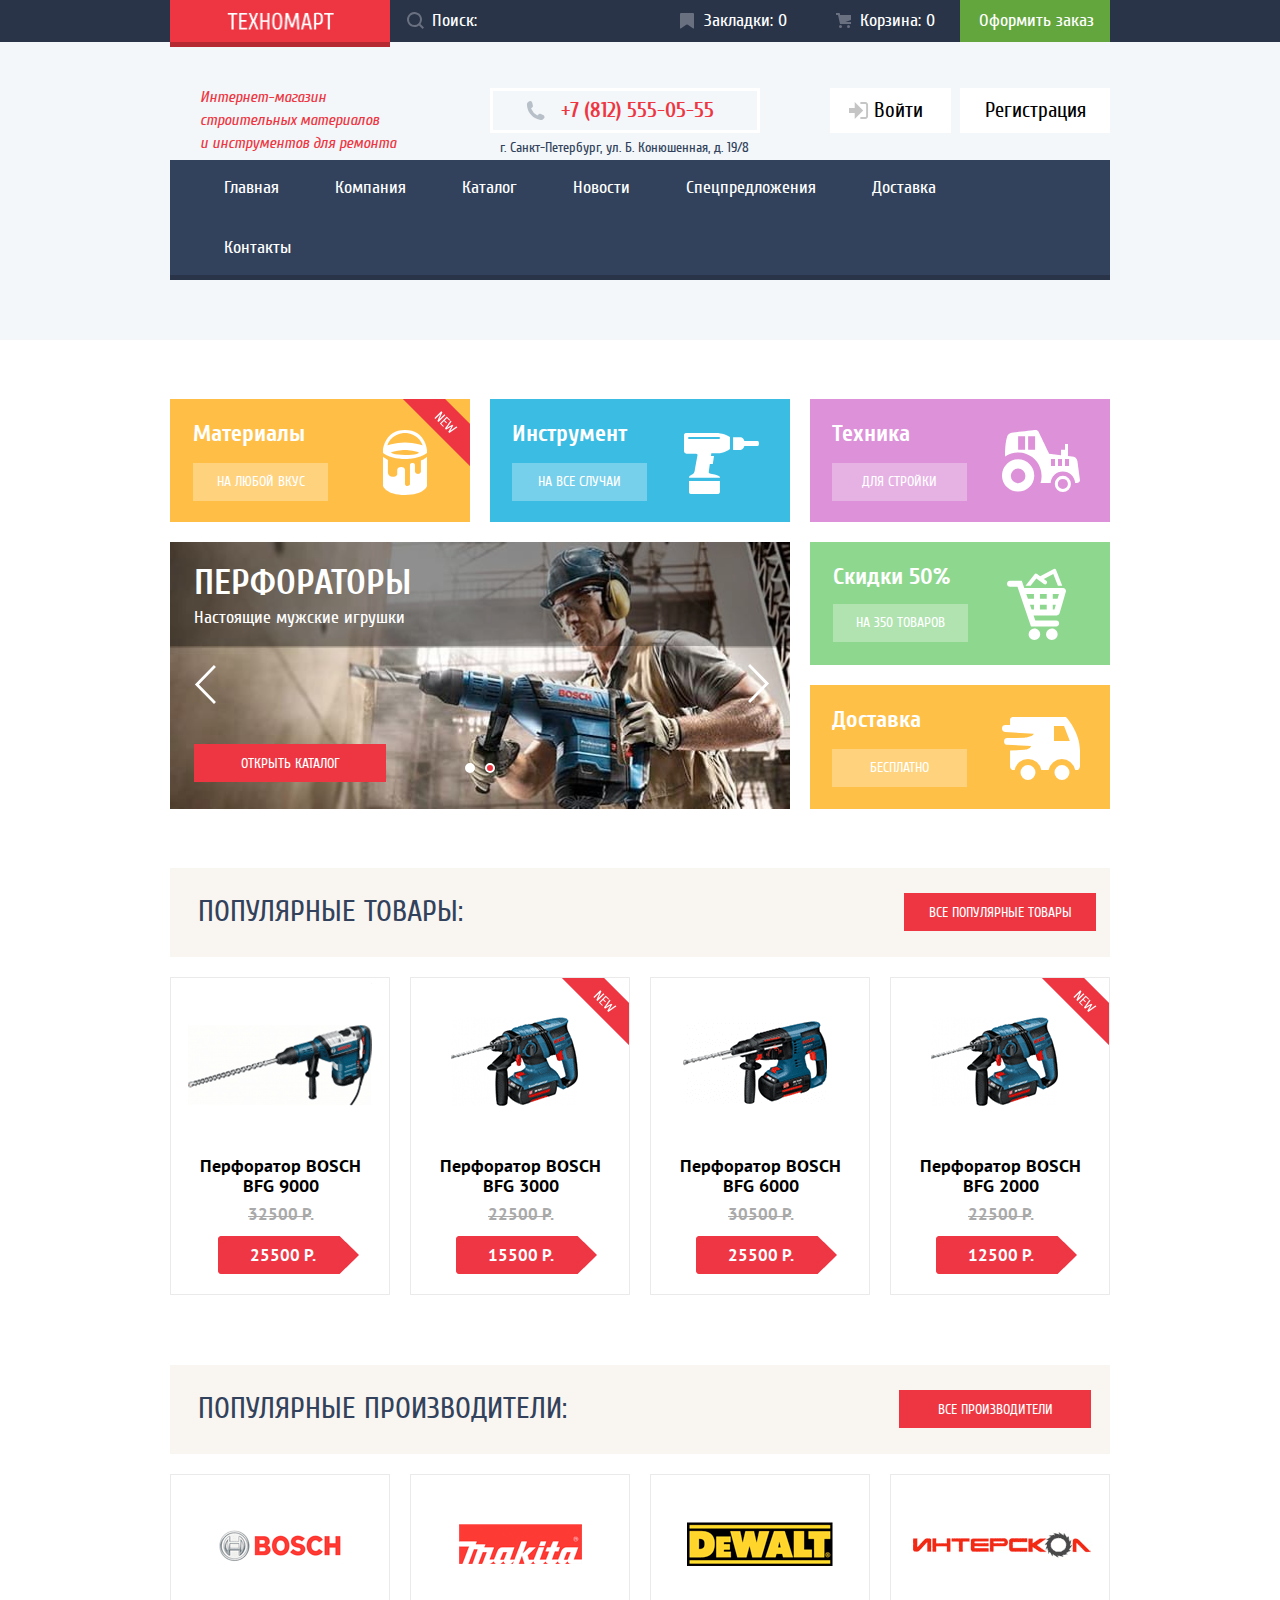
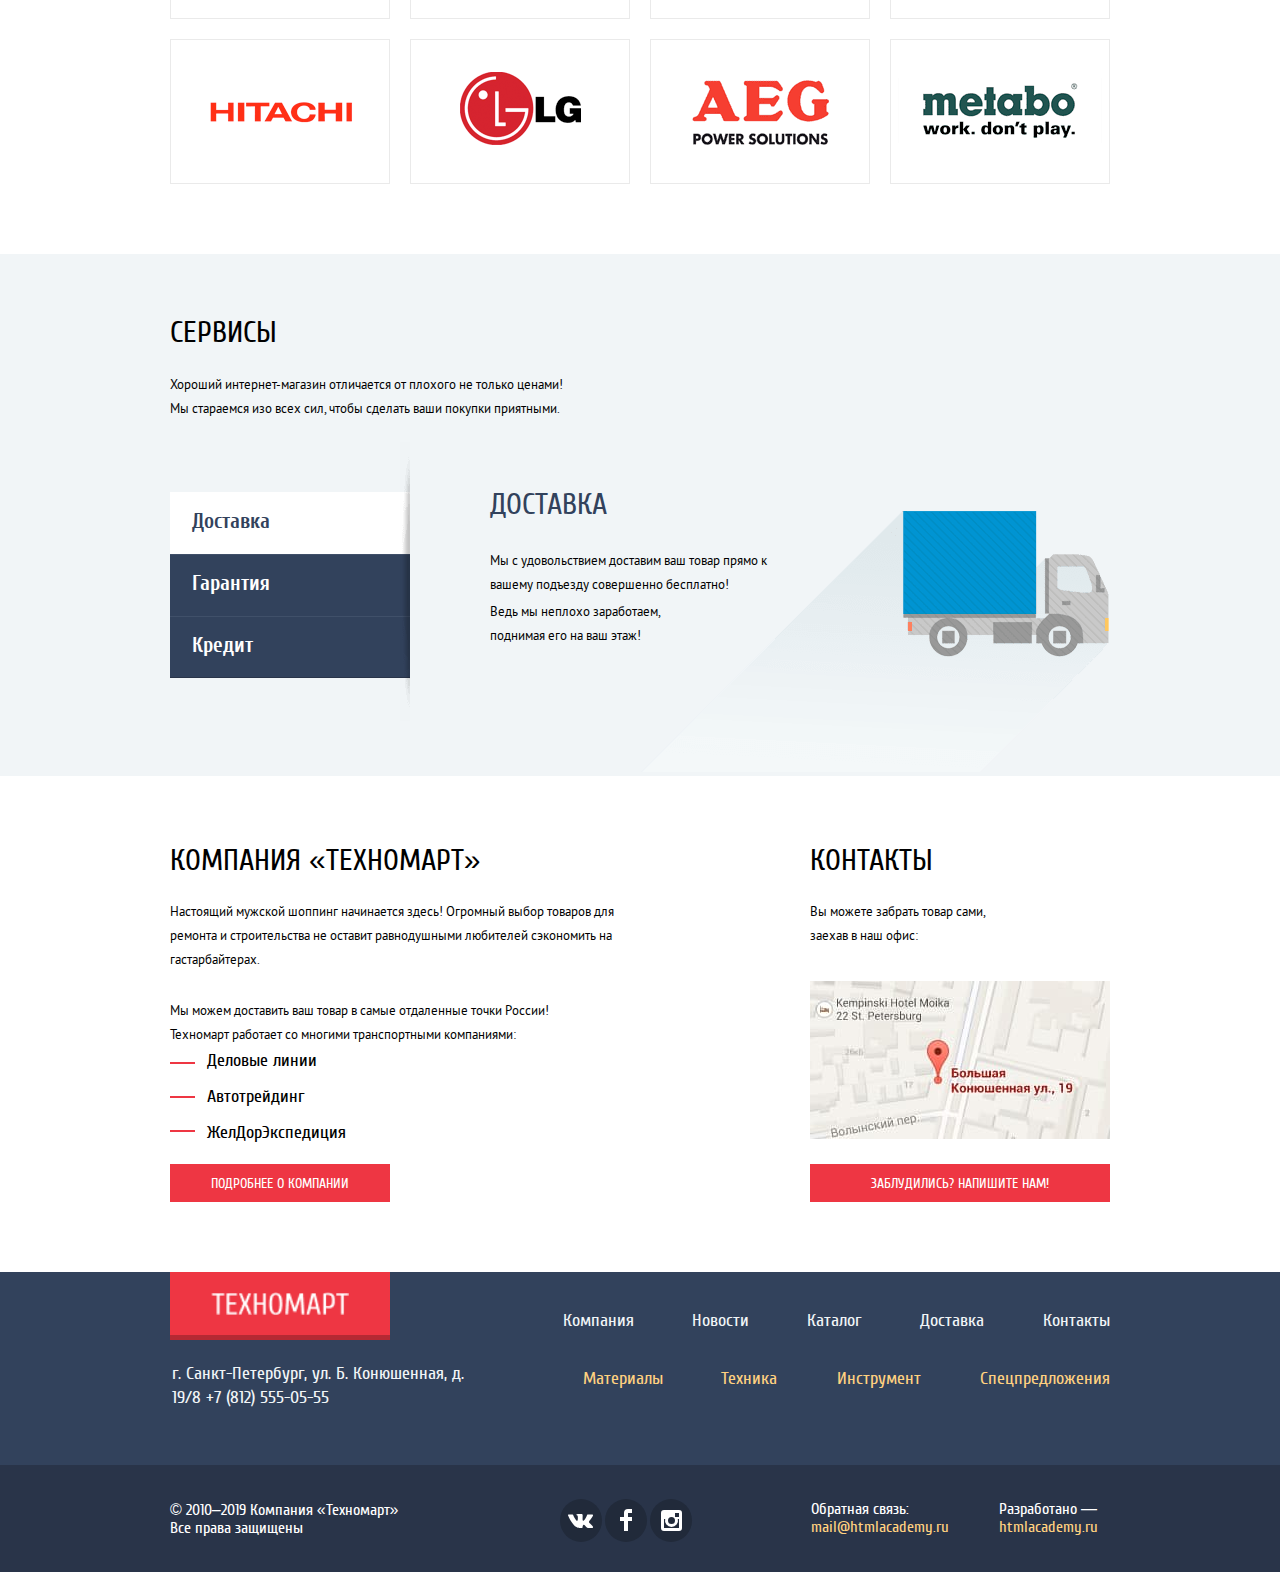
<file: index.html>
<!DOCTYPE html>
<html class="page" lang="ru">
  <head>
    <meta charset="utf-8">
    <title>HTML Academy: Техномарт</title>
    <link rel="stylesheet" type="text/css" href="css/normalize.min.css">
    <link rel="stylesheet" type="text/css" href="css/style.min.css">
  </head>
  <body class="page-body container-grid">

    <header class="page-header">
      <nav class="main-nav wrapper">
        <ul class="nav-list">
          <li class="nav-item"><a class="nav-link">Главная</a></li>
          <li class="nav-item"><a class="nav-link" href="blank.html">Компания</a></li>
          <li class="nav-item"><a class="nav-link" href="catalog.html">Каталог</a></li>
          <li class="nav-item"><a class="nav-link" href="blank.html">Новости</a></li>
          <li class="nav-item"><a class="nav-link" href="blank.html">Спецпредложения</a></li>
          <li class="nav-item"><a class="nav-link" href="blank.html">Доставка</a></li>
          <li class="nav-item"><a class="nav-link" href="blank.html">Контакты</a></li>
        </ul>
      </nav>
      <div class="results">
        <div class="container wrapper">
          <a class="main-logo">
            <img class="logo" src="img/logo-technomart.png" width="107" height="17" alt="Логотип магазина Техномарт.">
          </a>
          <form class="search-form" method="get" action="https://echo.htmlacademy.ru/">
            <label class="label label-search" for="id-search">
              <input class="input-search" type="search" name="search" placeholder="Поиск:" id="id-search">
            </label>
          </form>
          <ul class="order-list">
            <li class="order-item"><a class="order-link order-link-bookmarks" href="#">Закладки: 0</a></li>
            <li class="order-item"><a class="order-link order-link-basket" href="#">Корзина: 0</a></li>
          </ul>
          <a href="#" class="order">Оформить заказ</a>
        </div>
      </div>
      <div class="wrapper grid-about">
        <h1 class="description red-text">Интернет-магазин строительных материалов и&nbsp;инструментов для ремонта</h1>
        <address class="contacts">
          <p class="phone"><a class="phone-link red-text" href="tel:+78125550555">+7 (812) 555-05-55</a></p>
          <p class="adress">г. Санкт-Петербург, ул. Б. Конюшенная, д. 19/8</p>
        </address>
        <div class="login">
          <a class="enter" href="#">Войти</a>
          <a class="registration" href="#">Регистрация</a>
        </div>
      </div>
    </header>

    <main class="page-main">
      <section class="tender wrapper">
        <h2 class="visually-hidden">Что может предложить магазин.</h2>
        <ul class="tender-list">
          <li class="tender-item new">
            <h3 class="title">Материалы</h3>
            <a class="link" href="#">на любой вкус</a>
            <img class="img" src="img/icon-1.svg" width="44" height="65" alt="Качественнее не найдете!">
          </li>
          <li class="tender-item">
            <h3 class="title">Инструмент</h3>
            <a class="link" href="#">НА ВСЕ СЛУЧАИ</a>
            <img class="img" src="img/icon-2.svg" width="75" height="61" alt="Прослужит вам долго.">
          </li>
          <li class="tender-item">
            <h3 class="title">Техника</h3>
            <a class="link" href="#">для стройки</a>
            <img class="img" src="img/icon-3.svg" width="78" height="62" alt="Трактора, автогидроподъемники и прочее.">
          </li>
          <li class="tender-item">
            <h3 class="title">Скидки 50%</h3>
            <a class="link" href="#">На 350 ТОВАРОВ</a>
            <img class="img" src="img/icon-4.svg" width="59" height="71" alt="Успей приобрести по выгодной цене!">
          </li>
          <li class="tender-item">
            <h3 class="title">Доставка</h3>
            <a class="link" href="#">Бесплатно</a>
            <img class="img" src="img/icon-5.svg" width="78" height="63" alt="В кратчайшие сроки.">
          </li>
          <li class="tender-block">
            <div class="tender-wrap-one">
              <div class="tender-content">
                <h3 class="title">Перфораторы</h3>
                <p class="text">Настоящие мужские игрушки</p>
              </div>
              <div class="tender-buttons">
                <button class="button button-left" type="button">
                  <span class="visually-hidden">Назад</span>
                  <svg width="22" height="40" fill="none" xmlns="http://www.w3.org/2000/svg" aria-hidden="true" focusable="false"><path d="M19.92.94l2 2.05L4.91 20.44l17.07 17.5-2 2.05L.9 20.44 19.92.94z" fill="#fff"/></svg>
                </button>
                <button class="button button-right" type="button">
                  <span class="visually-hidden">Вперёд</span>
                  <svg width="22" height="40" fill="none" xmlns="http://www.w3.org/2000/svg" aria-hidden="true" focusable="false"><path d="M2.08 39.06L.08 37l17.01-17.45L.02 2.06l2-2.05L21.1 19.56 2.08 39.06z" fill="#fff"/></svg>
                </button>
              </div>
              <div class="tender-bottom">
                <a class="tender-link" href="catalog.html">ОТКРЫТЬ КАТАЛОГ</a>
                <ul class="slider-list">
                  <li class="slider-item"><a class="link link-active" href="#"></a></li>
                  <li class="slider-item"><a class="link" href="#"></a></li>
                </ul>
              </div>
            </div>
            <div class="tender-wrap-two modal-hidden">
              <div class="tender-content">
                <h3 class="title">Дрели</h3>
                <p class="text">Соседям на радость!</p>
              </div>
              <div class="tender-buttons">
                <button class="button button-left" type="button">
                  <span class="visually-hidden">Назад</span>
                  <svg width="22" height="40" fill="none" xmlns="http://www.w3.org/2000/svg" aria-hidden="true" focusable="false"><path d="M19.92.94l2 2.05L4.91 20.44l17.07 17.5-2 2.05L.9 20.44 19.92.94z" fill="#fff"/></svg>
                </button>
                <button class="button button-right" type="button">
                  <span class="visually-hidden">Вперёд</span>
                  <svg width="22" height="40" fill="none" xmlns="http://www.w3.org/2000/svg" aria-hidden="true" focusable="false"><path d="M2.08 39.06L.08 37l17.01-17.45L.02 2.06l2-2.05L21.1 19.56 2.08 39.06z" fill="#fff"/></svg>
                </button>
              </div>
              <div class="tender-bottom">
                <a class="tender-link" href="catalog.html">ОТКРЫТЬ КАТАЛОГ</a>
                <ul class="slider-list">
                  <li class="slider-item"><a class="link link-active" href="#"></a></li>
                  <li class="slider-item"><a class="link" href="#"></a></li>
                </ul>
              </div>
            </div>
          </li>
        </ul>
      </section>

      <section class="products wrapper">
        <div class="kind-block">
          <h2 class="title">Популярные товары:</h2>
          <a class="link" href="#">все поПулярные товары</a>
        </div>
        <ul class="products-list">
          <li class="products-item products-item-margin">
            <div class="block-one">
              <img class="img" src="img/products-1.png" width="184" height="164" alt="Прекрасная модель.">
            </div>
<!--             <div class=" block-one products-button">
              <a href="#" class="button button-buy">КУПИТЬ</a>
              <button class="button button-bookmark" type="button">В закладки</button>
            </div> -->
            <div class="block-two">
              <h3 class="title">Перфоратор BOSCH BFG 9000</h3>
              <p class="text text-decoration">32500 Р.</p>
              <p class="text text-sale">25500 Р.</p>
            </div>
          </li>
          <li class="products-item new">
            <div class="block-one">
              <img class="img" src="img/products-2.png" width="127" height="112" alt="Уникальная модель.">
            </div>
            <div class="block-two">
              <h3 class="title">Перфоратор BOSCH BFG 3000</h3>
              <p class="text text-decoration">22500 Р.</p>
              <p class="text text-sale">15500 Р.</p>
            </div>
          </li>
          <li class="products-item">
            <div class="block-one">
              <img class="img" src="img/products-3.png" width="144" height="128" alt="Вам понравиться.">
            </div>
            <div class="block-two">
              <h3 class="title">Перфоратор BOSCH BFG 6000</h3>
              <p class="text text-decoration">30500 Р.</p>
              <p class="text text-sale">25500 Р.</p>
            </div>
          </li>
          <li class="products-item new">
            <div class="block-one">
              <img class="img" src="img/products-4.png" width="127" height="112" alt="Одна из лучших новинок.">
            </div>
            <div class="block-two">
              <h3 class="title">Перфоратор BOSCH BFG 2000</h3>
              <p class="text text-decoration">22500 Р.</p>
              <p class="text text-sale">12500 Р.</p>
            </div>
          </li>
        </ul>
      </section>

      <section class="makers wrapper">
        <div class="kind-block">
          <h2 class="title">Популярные ПРОИзводители:</h2>
          <a class="link" href="#">все производители</a>
        </div>
        <ul class="makers-list">
          <li class="makers-item">
            <a class="makers-link" href="#"><img class="img" src="img/makers-1.png" width="126" height="37" alt="Bosch."></a>
          </li>
          <li class="makers-item">
            <a class="makers-link" href="#"><img class="img" src="img/makers-2.png" width="123" height="40" alt="Makita."></a>
          </li>
          <li class="makers-item">
            <a class="makers-link" href="#"><img class="img" src="img/makers-3.png" width="146" height="44" alt="DeWALT."></a>
          </li>
          <li class="makers-item">
            <a class="makers-link" href="#"><img class="img" src="img/makers-4.png" width="200" height="76" alt="Интерскол."></a>
          </li>
          <li class="makers-item">
            <a class="makers-link" href="#"><img class="img" src="img/makers-5.png" width="169" height="31" alt="HITACHI."></a>
          </li>
          <li class="makers-item">
            <a class="makers-link" href="#"><img class="img" src="img/makers-6.png" width="121" height="73" alt="LG."></a>
          </li>
          <li class="makers-item">
            <a class="makers-link" href="#"><img class="img" src="img/makers-7.png" width="151" height="98" alt="AEG power solutions."></a>
          </li>
          <li class="makers-item">
            <a class="makers-link" href="#"><img class="img" src="img/makers-8.png" width="206" height="73" alt="Metabo work. don't play."></a>
          </li>
        </ul>
      </section>

      <section class="services">
        <div class="wrapper">
          <h2 class="title">Сервисы</h2>
          <p class="text">Хороший интернет-магазин отличается от плохого не только ценами! Мы стараемся изо всех сил, чтобы сделать ваши покупки приятными.</p>
          <ul class="services-list">
            <li class="services-item"><button class="link link-active" type="button">Доставка</button></li>
            <li class="services-item"><button class="link" type="button">Гарантия</button></li>
            <li class="services-item"><button class="link" type="button">Кредит</button></li>
          </ul>
          <div class="services-block">
            <img class="img" src="img/truck.png" width="468" height="261" alt="Большой грузовик с синим тентом.">
            <h3 class="title">Доставка</h3>
            <p class="text">Мы с удовольствием доставим ваш товар прямо к вашему подъезду совершенно бесплатно!</p>
            <p class="text">Ведь мы неплохо заработаем,<br>
            поднимая его на ваш этаж!</p>
          </div>
          <div class="services-block guarantee-block modal-hidden">
            <img class="img" src="img/guarantee.png" width="389" height="283" alt="<Большая медаль с оранжевыми ленточками.">
            <h3 class="title">Гарантия</h3>
            <p class="text">Если купленный у нас товар поломается или заискрит, а также в случае пожара, спровоцированного его возгоранием, <span></span>вы всегда можете быть уверены в нашей гарантии. Мы обменяем сгоревший товар на новый.</p>
            <p class="text">Дом уж восстановите как-нибудь сами.</p>
          </div>
          <div class="services-block credit-block modal-hidden">
            <img class="img" src="img/credit.png" width="465" height="285" alt="Зеленые банкноты в долларах.">
            <h3 class="title">Кредит</h3>
            <p class="text">Залезть в долговую яму стало проще! Кредитные консультанты придут вам на помощь.</p>
            <button class="button" type="button">Отправить заявку</button>
          </div>
        </div>
      </section>

      <div class="company wrapper">
        <section class="company-block">
          <h2 class="title">КОМПАНИЯ «Техномарт»</h2>
          <p class="text">Настоящий мужской шоппинг начинается здесь! Огромный выбор товаров для ремонта и строительства не оставит равнодушными любителей сэкономить на гастарбайтерах.</p>
          <p class="text text-second">Мы можем доставить ваш товар в самые отдаленные точки России! Техномарт работает со многими транспортными компаниями:</p>
          <ul class="company-list">
            <li class="company-item">Деловые линии</li>
            <li class="company-item">Автотрейдинг</li>
            <li class="company-item">ЖелДорЭкспедиция</li>
          </ul>
          <a class="link" href="#">Подробнее о компании</a>
        </section>
        <section class="company-contacts">
          <h2 class="title">КОНТАКТЫ</h2>
          <p class="text">Вы можете забрать товар сами, заехав в наш офис:</p>
          <a class="link-map" href="#"><img class="map" src="img/map.jpg" width="300" height="158" alt="Карта, где мы находимся."></a>
          <a class="link link-form" href="#">Заблудились? НапиШИТЕ НАМ!</a>
        </section>
      </div>

    </main>

    <footer class="page-footer">
      <div class="wrapper">
        <div class="footer-contacts">
          <a class="footer-logo">
            <img class="logo" src="img/logo-technomart.png" width="138" height="23" alt="Логотип магазина Техномарт.">
          </a>
          <p class="text">г. Санкт-Петербург, ул. Б. Конюшенная, д. 19/8 +7 (812) 555-05-55</p>
        </div>
        <ul class="footer-list">
          <li class="footer-item"><a class="link" href="blank.html">Компания</a></li>
          <li class="footer-item"><a class="link" href="blank.html">Новости</a></li>
          <li class="footer-item"><a class="link" href="catalog.html">Каталог</a></li>
          <li class="footer-item"><a class="link" href="blank.html">Доставка</a></li>
          <li class="footer-item"><a class="link" href="blank.html">Контакты</a></li>
          <li class="footer-item"><a class="link" href="blank.html">Материалы</a></li>
          <li class="footer-item"><a class="link" href="blank.html">Техника</a></li>
          <li class="footer-item"><a class="link" href="blank.html">Инструмент</a></li>
          <li class="footer-item"><a class="link" href="blank.html">Спецпредложения</a></li>
        </ul>
      </div>
      <div class="footer-block">
        <div class="wrapper">
          <p class="text text-copy">© 2010–2019 Компания «Техномарт» Все права защищены</p>
          <ul class="socials-list">
            <li class="socials-item">
              <a class="link" href="#">
                <span class="visually-hidden">VK</span>
                <svg width="26" height="15" fill="none" xmlns="http://www.w3.org/2000/svg" aria-hidden="true" focusable="false"><path d="M15.54 11.73c.92-.3 2.1 1.91 3.35 2.75.95.64 1.67.5 1.67.5l3.34-.04s1.75-.1.92-1.46c-.07-.11-.48-1-2.49-2.83-2.1-1.92-1.8-1.6.72-4.92C24.58 3.71 25.2 2.48 25 1.95c-.19-.5-1.32-.37-1.32-.37l-3.77.03c-.36 0-.67.1-.82.48 0 0-.6 1.56-1.39 2.89-1.67 2.8-2.34 2.95-2.62 2.77-.64-.4-.48-1.63-.48-2.5 0-2.71.42-3.84-.81-4.14-.41-.1-.71-.16-1.76-.17-1.34-.02-2.48 0-3.12.31-.43.21-.76.67-.56.7.25.03.8.14 1.11.54.39.52.37 1.68.37 1.68s.22 3.2-.52 3.6c-.5.27-1.2-.29-2.7-2.83-.76-1.3-1.34-2.74-1.34-2.74s-.1-.27-.3-.42c-.25-.17-.59-.22-.59-.22l-3.57.02s-.54.01-.74.24c-.17.2-.01.63-.01.63s2.8 6.45 5.97 9.7c2.9 2.98 6.21 2.79 6.21 2.79h1.5s.45-.05.68-.3c.22-.22.21-.64.21-.64s-.03-1.98.9-2.27z" fill="#fff"/></svg>
              </a>
            </li>
            <li class="socials-item">
              <a class="link" href="#">
                <span class="visually-hidden">Facebook</span>
                <svg width="12" height="22" fill="none" xmlns="http://www.w3.org/2000/svg" aria-hidden="true" focusable="false"><path d="M12 4V0H8a4 4 0 00-4 4v4H0v4h4v10h4V12h4V8H8V4h4z" fill="#fff"/></svg>
              </a>
            </li>
            <li class="socials-item">
              <a class="link" href="#">
                <span class="visually-hidden">Instagram</span>
                <svg width="21" height="21" fill="none" xmlns="http://www.w3.org/2000/svg" aria-hidden="true" focusable="false"><path fill-rule="evenodd" clip-rule="evenodd" d="M3 0h15a3 3 0 013 3v15a3 3 0 01-3 3H3a3 3 0 01-3-3V3a3 3 0 013-3zm11 10.5a3.5 3.5 0 10-7 0 3.5 3.5 0 007 0zM3 18V9h1.18a6.5 6.5 0 1012.64 0H18v9H3zM14 7h4V3h-4v4z" fill="#fff"/></svg>
              </a>
            </li>
          </ul>
          <p class="text text-feedback">Обратная связь:
            <a class="link" href="mailto:mail@htmlacademy.ru">mail@htmlacademy.ru</a>
          </p>
          <p class="text text-made">Разработано —
            <a class="link" href="https://htmlacademy.ru/intensive/htmlcss">htmlacademy.ru</a>
          </p>
        </div>
      </div>
    </footer>

    <section class="modal-form modal-position modal-hidden">
      <h2 class="visually-hidden">Форма обратной связи</h2>
      <form class="form" method="post" action="https://echo.htmlacademy.ru/">
        <div class="form-wrapper">
          <div class="form-block">
            <div class="block">
              <label class="label" for="name">Ваше имя:</label>
              <input class="input-name" type="text" name="name" id="name" placeholder="Имя Фамилия">
            </div>
            <div class="block">
              <label class="label" for="email">Ваш e-mail:</label>
              <input class="input-email" type="email" name="email" id="email" placeholder="email@example.com">
            </div>
          </div>
          <label class="label" for="text">Текст письма:</label>
          <textarea class="textarea" id="text" name="text" placeholder="В свободной форме"></textarea>
        </div>
        <div class="form-button-block">
          <button class="form-button" type="submit">Отправить</button>
        </div>
      </form>
      <button class="button-close" type="button">
        <img src="img/icon-close.svg" width="21" height="21" alt="Закрыть">
      </button>
    </section>

    <section class="modal-map modal-position modal-hidden">
      <h2 class="visually-hidden">Карта расположения магазина</h2>
      <iframe src="https://www.google.com/maps/embed?pb=!1m18!1m12!1m3!1d3997.0831804839117!2d30.313455781649978!3d59.93974846989791!2m3!1f0!2f0!3f0!3m2!1i1024!2i768!4f13.1!3m3!1m2!1s0x4696310fca145cc1%3A0x42b32648d8238007!2z0JHQvtC70YzRiNCw0Y8g0JrQvtC90Y7RiNC10L3QvdCw0Y8g0YPQuy4sIDE5LzgsINCh0LDQvdC60YIt0J_QtdGC0LXRgNCx0YPRgNCzLCAxOTExODY!5e0!3m2!1sru!2sru!4v1604688287291!5m2!1sru!2sru" width="943" height="442" allowfullscreen="" aria-hidden="false" tabindex="0" title="Адрес магазина: г. Санкт-Петербург, ул. Б. Конюшенная, д. 19/8"></iframe>
      <button class="button-close" type="button">
        <img src="img/icon-close.svg" width="21" height="21" alt="Закрыть">
      </button>
    </section>

    <script src="js/popup.min.js"></script>

  </body>
</html>
</file>
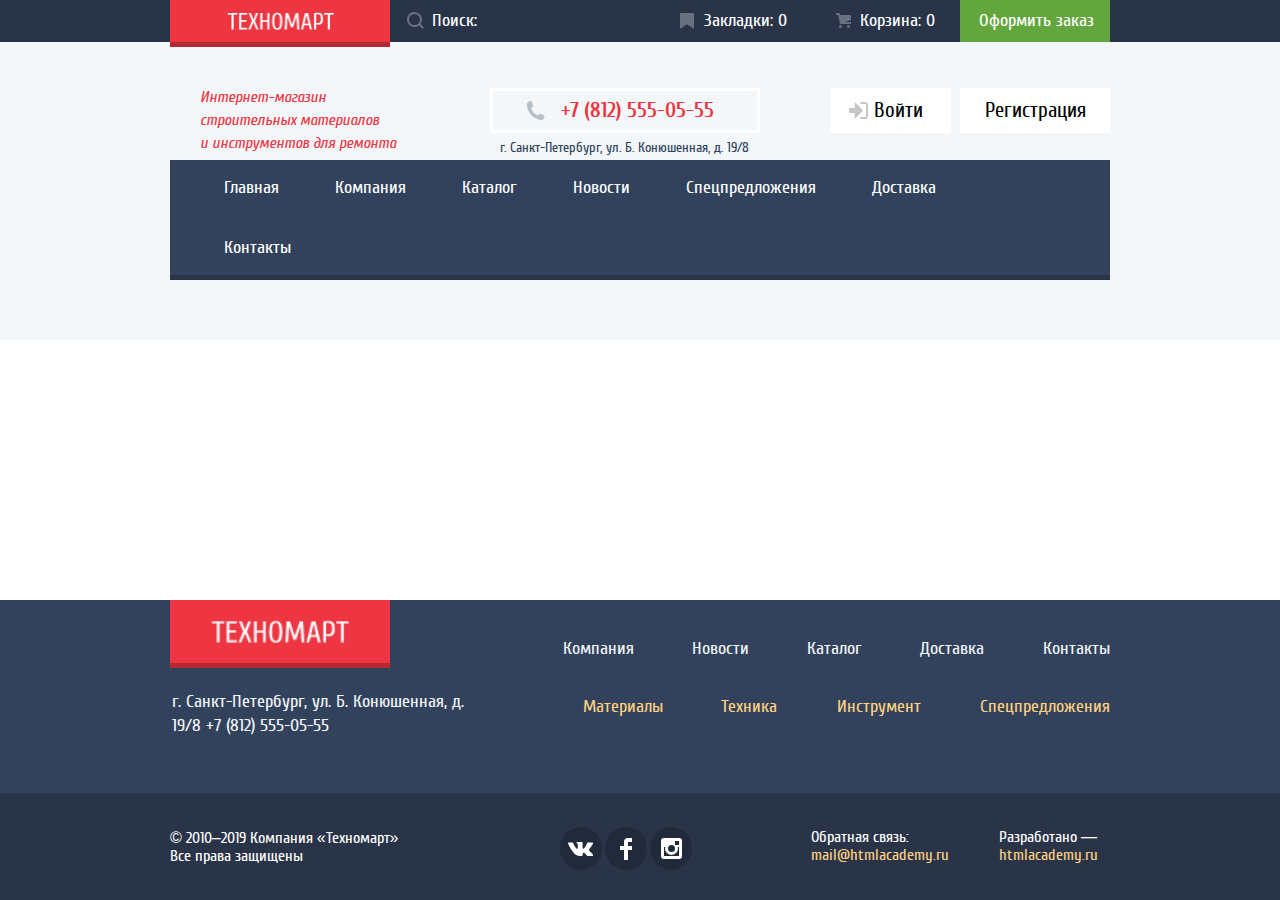
<file: blank.html>
<!DOCTYPE html>
<html class="page" lang="ru">
  <head>
    <meta charset="utf-8">
    <title>HTML Academy: Техномарт</title>
    <link rel="stylesheet" type="text/css" href="css/normalize.min.css">
    <link rel="stylesheet" type="text/css" href="css/style.min.css">
  </head>
  <body class="page-body container-grid">

    <header class="page-header">
      <nav class="main-nav wrapper">
        <ul class="nav-list">
          <li class="nav-item"><a class="nav-link" href="index.html">Главная</a></li>
          <li class="nav-item"><a class="nav-link">Компания</a></li>
          <li class="nav-item"><a class="nav-link" href="catalog.html">Каталог</a></li>
          <li class="nav-item"><a class="nav-link">Новости</a></li>
          <li class="nav-item"><a class="nav-link">Спецпредложения</a></li>
          <li class="nav-item"><a class="nav-link">Доставка</a></li>
          <li class="nav-item"><a class="nav-link">Контакты</a></li>
        </ul>
      </nav>
      <div class="results">
        <div class="container wrapper">
          <a class="main-logo" href="index.html">
            <img class="logo" src="img/logo-technomart.png" width="107" height="17" alt="Логотип магазина Техномарт.">
          </a>
          <form class="search-form" method="get" action="https://echo.htmlacademy.ru/">
            <label class="label label-search" for="id-search">
              <input class="input-search" type="search" name="search" placeholder="Поиск:" id="id-search">
            </label>
          </form>
          <ul class="order-list">
            <li class="order-item"><a class="order-link order-link-bookmarks" href="#">Закладки: 0</a></li>
            <li class="order-item"><a class="order-link order-link-basket" href="#">Корзина: 0</a></li>
          </ul>
          <a href="#" class="order">Оформить заказ</a>
        </div>
      </div>
      <div class="wrapper grid-about">
        <h1 class="description red-text">Интернет-магазин строительных материалов и&nbsp;инструментов для ремонта</h1>
        <address class="contacts">
          <p class="phone"><a class="phone-link red-text" href="tel:+78125550555">+7 (812) 555-05-55</a></p>
          <p class="adress">г. Санкт-Петербург, ул. Б. Конюшенная, д. 19/8</p>
        </address>
        <div class="login">
          <a class="enter" href="#">Войти</a>
          <a class="registration" href="#">Регистрация</a>
        </div>
      </div>
    </header>

    <main class="page-main">

    </main>

    <footer class="page-footer">
      <div class="wrapper">
        <div class="footer-contacts">
          <a class="footer-logo" href="index.html">
            <img class="logo" src="img/logo-technomart.png" width="138" height="23" alt="Логотип магазина Техномарт.">
          </a>
          <p class="text">г. Санкт-Петербург, ул. Б. Конюшенная, д. 19/8 +7 (812) 555-05-55</p>
        </div>
        <ul class="footer-list">
          <li class="footer-item"><a class="link">Компания</a></li>
          <li class="footer-item"><a class="link">Новости</a></li>
          <li class="footer-item"><a class="link" href="catalog.html">Каталог</a></li>
          <li class="footer-item"><a class="link">Доставка</a></li>
          <li class="footer-item"><a class="link">Контакты</a></li>
          <li class="footer-item"><a class="link">Материалы</a></li>
          <li class="footer-item"><a class="link">Техника</a></li>
          <li class="footer-item"><a class="link">Инструмент</a></li>
          <li class="footer-item"><a class="link">Спецпредложения</a></li>
        </ul>
      </div>
      <div class="footer-block">
        <div class="wrapper">
          <p class="text text-copy">© 2010–2019 Компания «Техномарт» Все права защищены</p>
          <ul class="socials-list">
            <li class="socials-item">
              <a class="link" href="#">
                <span class="visually-hidden">VK</span>
                <svg width="26" height="15" fill="none" xmlns="http://www.w3.org/2000/svg" aria-hidden="true" focusable="false"><path d="M15.54 11.73c.92-.3 2.1 1.91 3.35 2.75.95.64 1.67.5 1.67.5l3.34-.04s1.75-.1.92-1.46c-.07-.11-.48-1-2.49-2.83-2.1-1.92-1.8-1.6.72-4.92C24.58 3.71 25.2 2.48 25 1.95c-.19-.5-1.32-.37-1.32-.37l-3.77.03c-.36 0-.67.1-.82.48 0 0-.6 1.56-1.39 2.89-1.67 2.8-2.34 2.95-2.62 2.77-.64-.4-.48-1.63-.48-2.5 0-2.71.42-3.84-.81-4.14-.41-.1-.71-.16-1.76-.17-1.34-.02-2.48 0-3.12.31-.43.21-.76.67-.56.7.25.03.8.14 1.11.54.39.52.37 1.68.37 1.68s.22 3.2-.52 3.6c-.5.27-1.2-.29-2.7-2.83-.76-1.3-1.34-2.74-1.34-2.74s-.1-.27-.3-.42c-.25-.17-.59-.22-.59-.22l-3.57.02s-.54.01-.74.24c-.17.2-.01.63-.01.63s2.8 6.45 5.97 9.7c2.9 2.98 6.21 2.79 6.21 2.79h1.5s.45-.05.68-.3c.22-.22.21-.64.21-.64s-.03-1.98.9-2.27z" fill="#fff"/></svg>
              </a>
            </li>
            <li class="socials-item">
              <a class="link" href="#">
                <span class="visually-hidden">Facebook</span>
                <svg width="12" height="22" fill="none" xmlns="http://www.w3.org/2000/svg" aria-hidden="true" focusable="false"><path d="M12 4V0H8a4 4 0 00-4 4v4H0v4h4v10h4V12h4V8H8V4h4z" fill="#fff"/></svg>
              </a>
            </li>
            <li class="socials-item">
              <a class="link" href="#">
                <span class="visually-hidden">Instagram</span>
                <svg width="21" height="21" fill="none" xmlns="http://www.w3.org/2000/svg" aria-hidden="true" focusable="false"><path fill-rule="evenodd" clip-rule="evenodd" d="M3 0h15a3 3 0 013 3v15a3 3 0 01-3 3H3a3 3 0 01-3-3V3a3 3 0 013-3zm11 10.5a3.5 3.5 0 10-7 0 3.5 3.5 0 007 0zM3 18V9h1.18a6.5 6.5 0 1012.64 0H18v9H3zM14 7h4V3h-4v4z" fill="#fff"/></svg>
              </a>
            </li>
          </ul>
          <p class="text text-feedback">Обратная связь:
            <a class="link" href="mailto:mail@htmlacademy.ru">mail@htmlacademy.ru</a>
          </p>
          <p class="text text-made">Разработано —
            <a class="link" href="https://htmlacademy.ru/intensive/htmlcss">htmlacademy.ru</a>
          </p>
        </div>
      </div>
    </footer>

  </body>
</html>
</file>
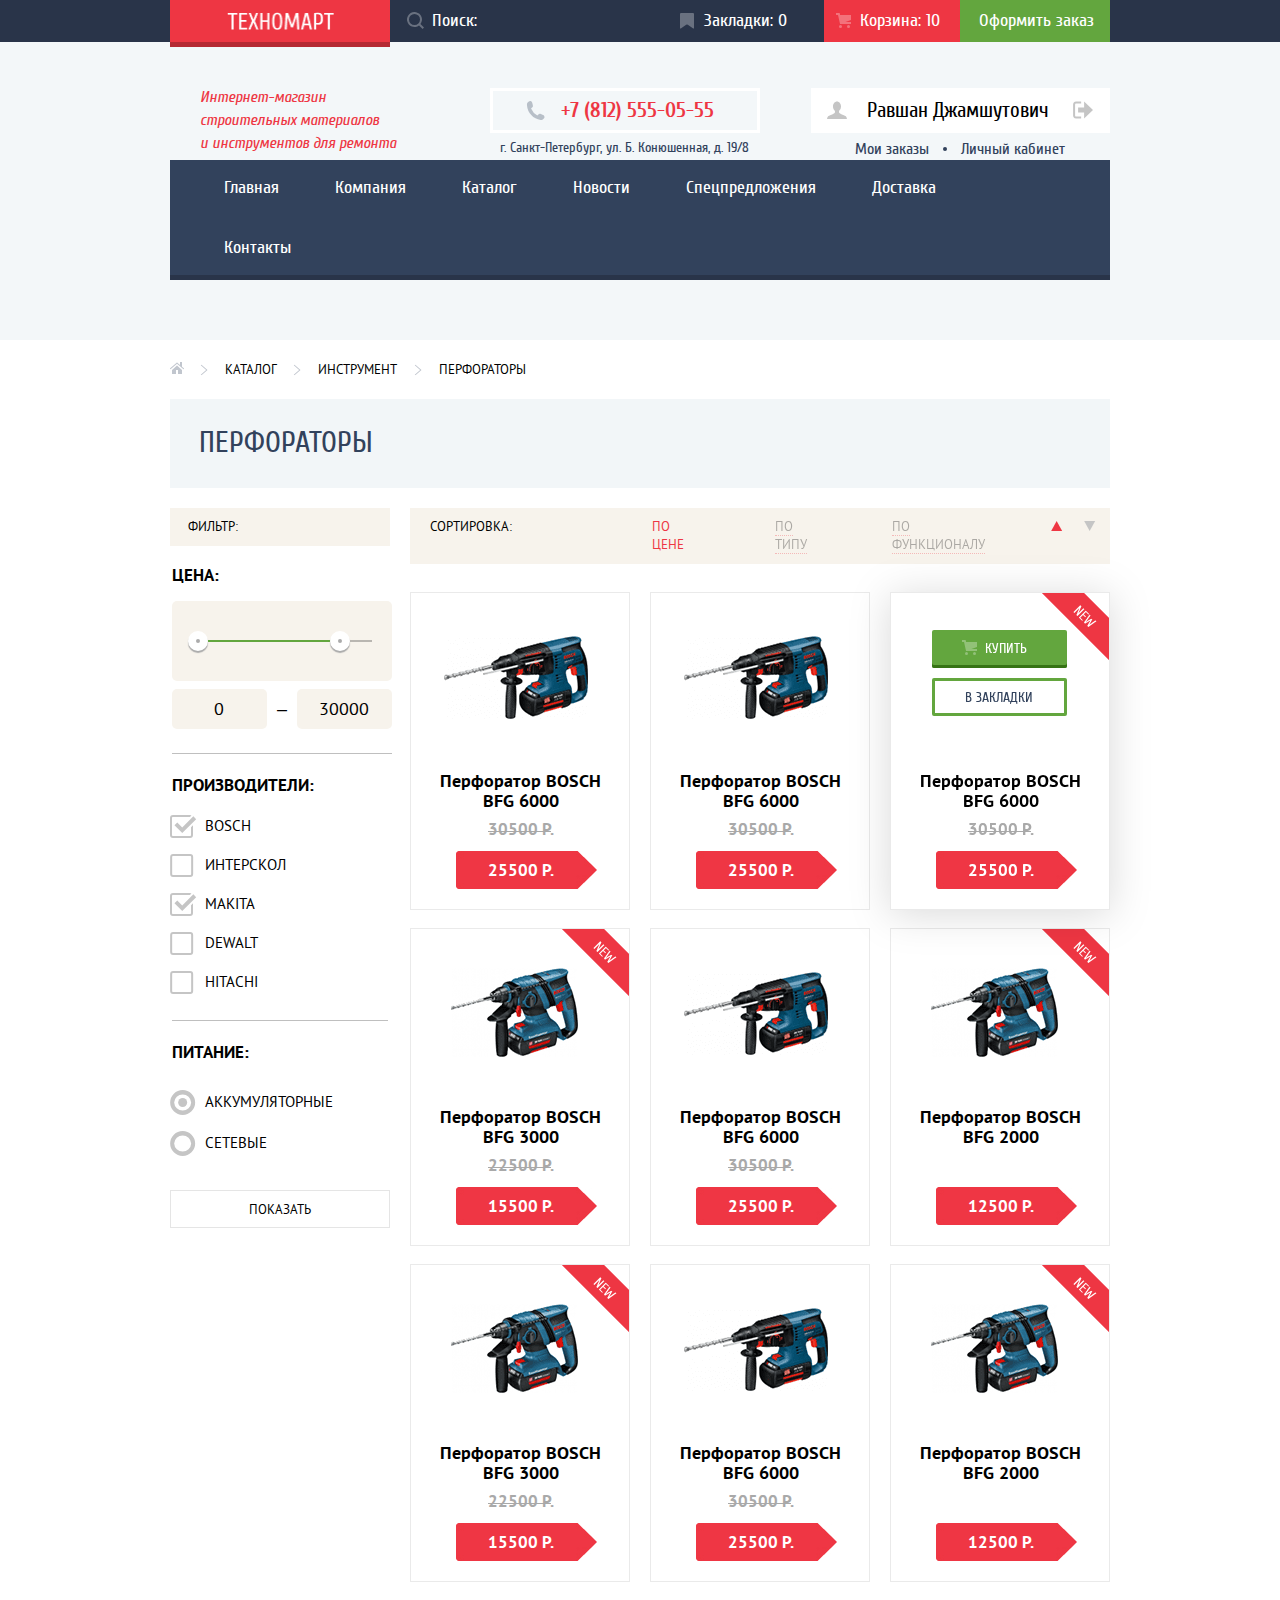
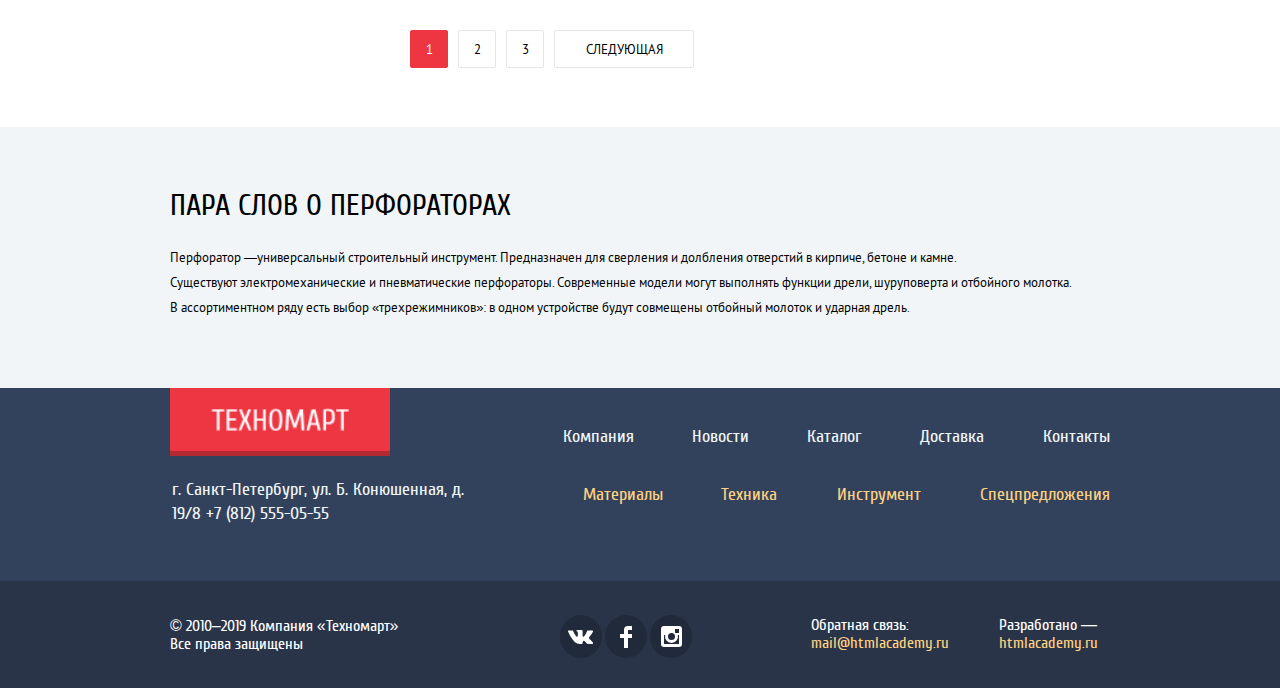
<file: catalog.html>
<!DOCTYPE html>
<html class="page" lang="ru">
  <head>
    <meta charset="utf-8">
    <title>HTML Academy: Техномарт</title>
    <link rel="stylesheet" type="text/css" href="css/normalize.min.css">
    <link rel="stylesheet" type="text/css" href="css/style.min.css">
  </head>
  <body class="page-body container-grid">

    <header class="page-header">
      <nav class="main-nav wrapper">
        <ul class="nav-list">
          <li class="nav-item"><a class="nav-link" href="index.html">Главная</a></li>
          <li class="nav-item"><a class="nav-link" href="blank.html">Компания</a></li>
          <li class="nav-item"><a class="nav-link">Каталог</a></li>
          <li class="nav-item"><a class="nav-link" href="blank.html">Новости</a></li>
          <li class="nav-item"><a class="nav-link" href="blank.html">Спецпредложения</a></li>
          <li class="nav-item"><a class="nav-link" href="blank.html">Доставка</a></li>
          <li class="nav-item"><a class="nav-link" href="blank.html">Контакты</a></li>
        </ul>
      </nav>
      <div class="results">
        <div class="container wrapper">
          <a class="main-logo" href="index.html">
            <img class="logo" src="img/logo-technomart.png" width="107" height="17" alt="Логотип магазина Техномарт.">
          </a>
          <form class="search-form" method="get" action="https://echo.htmlacademy.ru/">
            <label class="label label-search" for="id-search">
              <input class="input-search" type="search" name="search" placeholder="Поиск:" id="id-search">
            </label>
          </form>
          <ul class="order-list">
            <li class="order-item"><a class="order-link order-link-bookmarks" href="#">Закладки: 0</a></li>
            <li class="order-item"><a class="order-link order-link-basket order-link-active" href="#">Корзина: 10</a></li>
          </ul>
          <a href="#" class="order">Оформить заказ</a>
        </div>
      </div>
      <div class="wrapper grid-about">
        <h1 class="description red-text">Интернет-магазин строительных материалов и&nbsp;инструментов для ремонта</h1>
        <address class="contacts">
          <p class="phone"><a class="phone-link red-text" href="tel:+78125550555">+7 (812) 555-05-55</a></p>
          <p class="adress">г. Санкт-Петербург, ул. Б. Конюшенная, д. 19/8</p>
        </address>
        <div class="login-on">
          <div class="block">
            <a class="name" href="#">Равшан Джамшутович</a>
            <a class="exit" href="#">
              <span class="visually-hidden">Выход</span>
              <svg width="20" height="18" fill="none" xmlns="http://www.w3.org/2000/svg" aria-hidden="true" focusable="false"><path d="M20 9L11.12.5v6h-6v5h6v6L20 9z" fill="#C5C5C5"/><path d="M2.1 14.45V3.55c.02-.38.18-1.06 1.02-1.06h5.02V.5H3.12C.94.5.12 2.31.09 3.53v10.94C.1 15.7.94 17.5 3.12 17.5h5.02v-1.99H3.12c-.84 0-1-.68-1.01-1.06z" fill="#C5C5C5"/></svg>
            </a>
          </div>
          <ul class="on-list">
            <li class="on-item"><a class="on-link" href="#">Мои заказы</a></li>
            <li class="on-item"><a class="on-link on-link-point" href="#">Личный кабинет</a></li>
          </ul>
        </div>
      </div>
    </header>

    <main class="page-main">
      <section class="category wrapper">
        <ul class="category-list">
          <li class="category-item"><a class="link" href="index.html"><svg width="14" height="12" fill="none" xmlns="http://www.w3.org/2000/svg" aria-label="Главная."><path d="M2 8v4h4V8h2v4h4V8L7 3.52 2 8z" fill="#C1C6CE"/><path d="M13.83 6.37L12 4.75V0h-2v2.99L7.33.63 7.27.6a.47.47 0 00-.08-.05.55.55 0 00-.1-.02L7 .5l-.1.02a.46.46 0 00-.09.02L6.73.6l-.06.04-6.5 5.73a.5.5 0 00.66.75L7 1.67l6.17 5.44a.5.5 0 00.66-.75z" fill="#C1C6CE"/></svg></a></li>
          <li class="category-item"><a class="link" href="catalog.html">Каталог</a></li>
          <li class="category-item"><a class="link" href="#">Инструмент</a></li>
          <li class="category-item">Перфораторы</li>
        </ul>
        <h2 class="category-title">ПЕРФОРАТОРЫ</h2>
        <form class="filter" method="get" action="https://echo.htmlacademy.ru/">
          <p class="title">ФИЛЬТР:</p>
          <fieldset class="fieldset fieldset-number">
            <legend>ЦЕНА:</legend>
            <div class="range-filter">
              <div class="scale">
                <div class="bar"></div>
              </div>
              <div class="toggle toggle-min" tabindex="0"></div>
              <div class="toggle toggle-max" tabindex="0"></div>
            </div>
            <div class="block-number">
              <label>
                <input type="number" name="number" value="0" min="0">
              </label>
              <span>–</span>
              <label>
                <input type="number" name="number" value="30000" min="0">
              </label>
            </div>
          </fieldset>
          <fieldset class="fieldset fieldset-makers">
            <legend>ПРОИЗВОДИТЕЛИ:</legend>
            <ul class="filter-list list-checkbox">
              <li class="filter-option filter-checkbox">
                <input class="filter-input filter-input-checkbox visually-hidden" type="checkbox" name="makers" value="BOSCH" id="filter-item1" checked="checked">
                <label for="filter-item1">BOSCH</label>
              </li>
              <li class="filter-option filter-checkbox">
                <input class="filter-input filter-input-checkbox visually-hidden" type="checkbox" name="makers" value="ИНТЕРСКОЛ" id="filter-item2">
                <label for="filter-item2">ИНТЕРСКОЛ</label>
              </li>
              <li class="filter-option filter-checkbox">
                <input class="filter-input filter-input-checkbox visually-hidden" type="checkbox" name="makers" value="MAKITA" id="filter-item3" checked="checked">
                <label for="filter-item3">MAKIta</label>
              </li>
              <li class="filter-option filter-checkbox">
                <input class="filter-input filter-input-checkbox visually-hidden" type="checkbox" name="makers" value="DEWALT" id="filter-item4">
                <label for="filter-item4">Dewalt</label>
              </li>
              <li class="filter-option filter-checkbox">
                <input class="filter-input filter-input-checkbox visually-hidden" type="checkbox" name="makers" value="HITACHI" id="filter-item5">
                <label for="filter-item5">Hitachi</label>
              </li>
            </ul>
          </fieldset>
          <fieldset class="fieldset fieldset-power">
            <legend>ПИТАНИЕ:</legend>
            <ul class="filter-list list-radio">
              <li class="filter-option filter-radio">
                <input class="filter-input filter-input-radio visually-hidden" type="radio" name="power" value="battery" id="filter-battery" checked="checked">
                <label for="filter-battery">Аккумуляторные</label>
              </li>
              <li class="filter-option filter-radio">
                <input class="filter-input filter-input-radio visually-hidden" type="radio" name="power" value="net" id="filter-net">
                <label for="filter-net">Сетевые</label>
              </li>
            </ul>
          </fieldset>
          <button class="button" type="submit">ПОКАЗАТЬ</button>
        </form>
        <div class="sort">
          <ul class="sort-list">
            <li class="sort-item">СОРТИРОВКА:</li>
            <li class="sort-item"><a class="link link-active" href="#">ПО ЦЕНЕ</a></li>
            <li class="sort-item"><a class="link" href="#">ПО ТИПУ</a></li>
            <li class="sort-item"><a class="link" href="#">ПО ФУНКЦИОНАЛУ</a></li>
          </ul>
          <div class="sort-button">
            <a class="sort-link sort-link-active" href="#">
              <span class="visually-hidden">Вверх</span>
              <svg width="12" height="10" fill="none" xmlns="http://www.w3.org/2000/svg" aria-hidden="true" focusable="false"><path d="M5.66 0l5.5 10h-11" fill="#C5C5C5"/></svg>
            </a>
            <a class="sort-link" href="#">
              <span class="visually-hidden">Вниз</span>
              <svg width="12" height="10" fill="none" xmlns="http://www.w3.org/2000/svg" aria-hidden="true" focusable="false"><path d="M5.66 10L.16 0h11" fill="#C5C5C5"/></svg>
            </a>
          </div>
        </div>
        <ul class="products-list">
          <li class="products-item">
            <div class="block-one">
              <img class="img-3" src="img/products-3.png" width="144" height="128" alt="Удобная ручка.">
            </div>
            <div class="block-two">
              <h3 class="title">Перфоратор BOSCH BFG 6000</h3>
              <p class="text text-decoration">30500 Р.</p>
              <p class="text text-sale">25500 Р.</p>
            </div>
          </li>
          <li class="products-item">
            <div class="block-one">
              <img class="img-3" src="img/products-3.png" width="144" height="128" alt="Удобная ручка.">
            </div>
            <div class="block-two">
              <h3 class="title">Перфоратор BOSCH BFG 6000</h3>
              <p class="text text-decoration">30500 Р.</p>
              <p class="text text-sale">25500 Р.</p>
            </div>
          </li>
          <li class="products-item new products-item-active">
            <div class=" block-one products-button">
              <a href="#" class="button button-buy">КУПИТЬ</a>
              <button class="button button-bookmark" type="button">В закладки</button>
            </div>
            <div class="block-two">
              <h3 class="title">Перфоратор BOSCH BFG 6000</h3>
              <p class="text text-decoration">30500 Р.</p>
              <p class="text text-sale">25500 Р.</p>
            </div>
          </li>
          <li class="products-item new">
            <div class="block-one">
              <img class="img-2" src="img/products-2.png" width="127" height="112" alt="За этой моделью возвращаются.">
            </div>
            <div class="block-two">
              <h3 class="title">Перфоратор BOSCH BFG 3000</h3>
              <p class="text text-decoration">22500 Р.</p>
              <p class="text text-sale">15500 Р.</p>
            </div>
          </li>
          <li class="products-item">
            <div class="block-one">
              <img class="img-3" src="img/products-3.png" width="144" height="128" alt="Удобная ручка.">
            </div>
            <div class="block-two">
              <h3 class="title">Перфоратор BOSCH BFG 6000</h3>
              <p class="text text-decoration">30500 Р.</p>
              <p class="text text-sale">25500 Р.</p>
            </div>
          </li>
          <li class="products-item new">
            <div class="block-one">
              <img class="img-4" src="img/products-4.png" width="127" height="112" alt="Большая ёмкость аккумуляторной батареи.">
            </div>
            <div class="block-two">
              <h3 class="title">Перфоратор BOSCH BFG 2000</h3>
              <p class="text text-sale without-sale">12500 Р.</p>
            </div>
          </li>
          <li class="products-item new">
            <div class="block-one">
              <img class="img-2" src="img/products-2.png" width="127" height="112" alt="За этой моделью возвращаются.">
            </div>
            <div class="block-two">
              <h3 class="title">Перфоратор BOSCH BFG 3000</h3>
              <p class="text text-decoration">22500 Р.</p>
              <p class="text text-sale">15500 Р.</p>
            </div>
          </li>
          <li class="products-item">
            <div class="block-one">
              <img class="img-3" src="img/products-3.png" width="144" height="128" alt="Удобная ручка.">
            </div>
            <div class="block-two">
              <h3 class="title">Перфоратор BOSCH BFG 6000</h3>
              <p class="text text-decoration">30500 Р.</p>
              <p class="text text-sale">25500 Р.</p>
            </div>
          </li>
          <li class="products-item new">
            <div class="block-one">
              <img class="img-4" src="img/products-4.png" width="127" height="112" alt="Большая ёмкость аккумуляторной батареи.">
            </div>
            <div class="block-two">
              <h3 class="title">Перфоратор BOSCH BFG 2000</h3>
              <p class="text text-sale without-sale">12500 Р.</p>
            </div>
          </li>
        </ul>
        <ul class="pagination-list">
          <li class="pagination-item"><a class="link link-active" href="#">1</a></li>
          <li class="pagination-item"><a class="link" href="#">2</a></li>
          <li class="pagination-item"><a class="link" href="#">3</a></li>
          <li class="pagination-item"><a class="link link-next" href="#">СЛЕДУЮЩАЯ</a></li>
        </ul>
      </section>
      <section class="mean">
        <div class="wrapper mean-block">
          <h2 class="title">ПАРА СЛОВ О ПЕРФОРАТОРАХ</h2>
          <p class="text">Перфоратор —универсальный строительный инструмент. Предназначен для сверления и долбления отверстий в кирпиче, бетоне и камне.</p>
          <p class="text">Существуют электромеханические и пневматические перфораторы. Современные модели могут выполнять функции дрели, шуруповерта и отбойного молотка.</p>
          <p class="text">В ассортиментном ряду есть выбор «трехрежимников»: в одном устройстве будут совмещены отбойный молоток и ударная дрель.</p>
        </div>
      </section>
    </main>

    <footer class="page-footer">
      <div class="wrapper">
        <div class="footer-contacts">
          <a class="footer-logo" href="index.html">
            <img class="logo" src="img/logo-technomart.png" width="138" height="23" alt="Логотип магазина Техномарт.">
          </a>
          <p class="text">г. Санкт-Петербург, ул. Б. Конюшенная, д. 19/8 +7 (812) 555-05-55</p>
        </div>
        <ul class="footer-list">
          <li class="footer-item"><a class="link" href="blank.html">Компания</a></li>
          <li class="footer-item"><a class="link" href="blank.html">Новости</a></li>
          <li class="footer-item"><a class="link">Каталог</a></li>
          <li class="footer-item"><a class="link" href="blank.html">Доставка</a></li>
          <li class="footer-item"><a class="link" href="blank.html">Контакты</a></li>
          <li class="footer-item"><a class="link" href="blank.html">Материалы</a></li>
          <li class="footer-item"><a class="link" href="blank.html">Техника</a></li>
          <li class="footer-item"><a class="link" href="blank.html">Инструмент</a></li>
          <li class="footer-item"><a class="link" href="blank.html">Спецпредложения</a></li>
        </ul>
      </div>
      <div class="footer-block">
        <div class="wrapper">
          <p class="text text-copy">© 2010–2019 Компания «Техномарт» Все права защищены</p>
          <ul class="socials-list">
            <li class="socials-item">
              <a class="link" href="#">
                <span class="visually-hidden">VK</span>
                <svg width="26" height="15" fill="none" xmlns="http://www.w3.org/2000/svg" aria-hidden="true" focusable="false"><path d="M15.54 11.73c.92-.3 2.1 1.91 3.35 2.75.95.64 1.67.5 1.67.5l3.34-.04s1.75-.1.92-1.46c-.07-.11-.48-1-2.49-2.83-2.1-1.92-1.8-1.6.72-4.92C24.58 3.71 25.2 2.48 25 1.95c-.19-.5-1.32-.37-1.32-.37l-3.77.03c-.36 0-.67.1-.82.48 0 0-.6 1.56-1.39 2.89-1.67 2.8-2.34 2.95-2.62 2.77-.64-.4-.48-1.63-.48-2.5 0-2.71.42-3.84-.81-4.14-.41-.1-.71-.16-1.76-.17-1.34-.02-2.48 0-3.12.31-.43.21-.76.67-.56.7.25.03.8.14 1.11.54.39.52.37 1.68.37 1.68s.22 3.2-.52 3.6c-.5.27-1.2-.29-2.7-2.83-.76-1.3-1.34-2.74-1.34-2.74s-.1-.27-.3-.42c-.25-.17-.59-.22-.59-.22l-3.57.02s-.54.01-.74.24c-.17.2-.01.63-.01.63s2.8 6.45 5.97 9.7c2.9 2.98 6.21 2.79 6.21 2.79h1.5s.45-.05.68-.3c.22-.22.21-.64.21-.64s-.03-1.98.9-2.27z" fill="#fff"/></svg>
              </a>
            </li>
            <li class="socials-item">
              <a class="link" href="#">
                <span class="visually-hidden">Facebook</span>
                <svg width="12" height="22" fill="none" xmlns="http://www.w3.org/2000/svg" aria-hidden="true" focusable="false"><path d="M12 4V0H8a4 4 0 00-4 4v4H0v4h4v10h4V12h4V8H8V4h4z" fill="#fff"/></svg>
              </a>
            </li>
            <li class="socials-item">
              <a class="link" href="#">
                <span class="visually-hidden">Instagram</span>
                <svg width="21" height="21" fill="none" xmlns="http://www.w3.org/2000/svg" aria-hidden="true" focusable="false"><path fill-rule="evenodd" clip-rule="evenodd" d="M3 0h15a3 3 0 013 3v15a3 3 0 01-3 3H3a3 3 0 01-3-3V3a3 3 0 013-3zm11 10.5a3.5 3.5 0 10-7 0 3.5 3.5 0 007 0zM3 18V9h1.18a6.5 6.5 0 1012.64 0H18v9H3zM14 7h4V3h-4v4z" fill="#fff"/></svg>
              </a>
            </li>
          </ul>
          <p class="text text-feedback">Обратная связь:
            <a class="link" href="mailto:mail@htmlacademy.ru">mail@htmlacademy.ru</a>
          </p>
          <p class="text text-made">Разработано —
            <a class="link" href="https://htmlacademy.ru/intensive/htmlcss">htmlacademy.ru</a>
          </p>
        </div>
      </div>
    </footer>

    <section class="modal-add modal-position modal-hidden">
      <h2 class="title">Товар добавлен в корзину!</h2>
      <div class="add-block">
        <a href="#" class="button order-button">Оформить заказ</a>
        <button class="button continue-button" type="button">Продолжить покупки</button>
      </div>
      <button class="button-close" type="button">
        <img src="img/icon-close.svg" width="21" height="21" alt="Закрыть">
      </button>
    </section>

    <script src="js/popup-catalog.min.js"></script>

  </body>
</html>
</file>
<file: css/style.min.css>
@font-face{font-family:'PT Sans';font-style:normal;font-weight:400;src:local('PT Sans'),local('PTSans-Regular'),url(../fonts/ptsans.woff2) format('woff2'),url(../fonts/ptsans.woff) format('woff');font-display:swap}@font-face{font-family:'PT Sans';font-style:normal;font-weight:700;src:local('PT Sans Bold'),local('PTSans-Bold'),url(../fonts/ptsansbold.woff2) format('woff2'),url(../fonts/ptsansbold.woff) format('woff');font-display:swap}@font-face{font-family:Cuprum;font-style:normal;font-weight:400;src:local(''),url(../fonts/cuprum.woff2) format('woff2'),url(../fonts/cuprum.woff) format('woff');font-display:swap}@font-face{font-family:Cuprum;font-style:normal;font-weight:700;src:local(''),url(../fonts/cuprumbold.woff2) format('woff2'),url(../fonts/cuprumbold.woff) format('woff');font-display:swap}@font-face{font-family:Cuprum;font-style:italic;font-weight:400;src:local(''),url(../fonts/cuprumitalic.woff2) format('woff2'),url(../fonts/cuprumitalic.woff) format('woff');font-display:swap}@font-face{font-family:Cuprum;font-style:italic;font-weight:700;src:local(''),url(../fonts/cuprumbolditalic.woff2) format('woff2'),url(../fonts/cuprumbolditalic.woff) format('woff');font-display:swap}:root{--basic-white:#FFFFFF;--basic-white-opacity:rgba(255, 255, 255, 0.3);--basic-white-opacity-more:rgba(255, 255, 255, 0.5);--basic-black:#000000;--basic-black-opacity:rgba(0, 0, 0, 0.0001);--basic-tender-content-opacity:rgba(0, 0, 0, 0.25);--basic-grey-light:#F1F5F7;--basic-grey-lighter:#F4F4F4;--basic-grey-opacity:rgba(197, 197, 197, 0.3);--basic-grey-dark-opacity:rgba(169, 169, 169, 0.3);--basic-background-header:#F3F7F9;--basic-night-blue:#293449;--basic-night-blue-dark:#1D2739;--basic-night-dark:#3D546F;--basic-dark-blue:#32425C;--basic-red:#EE3643;--basic-red-dark:#CA2C37;--basic-red-more-dark:#BA2732;--basic-rose:#F9F5F0;--basic-rose-light:#F7F3EC;--basic-yellow:#FFD180;--basic-tender-first:#FFBF47;--basic-tender-second:#3BBCE3;--basic-tender-third:#DC91D8;--basic-tender-fourth:#8ED78F;--basic-tender-fifth:#FFC047;--basic-tender-block:grey;--basic-olive:#63A63E;--basic-olive-dark:#367315;--basic-olive-more-dark:#518534;--basic-success:#5FBB2D;--basic-logo-shadow:rgba(0, 0, 0, 0.24);--basic-border:#EAEAEA;--basic-border-services-item:#405069;--basic-border-second:#E5E5E5;--basic-border-third:#C5C5C5;--basic-text-decoration:#A9A9A9;--basic-socials-item:#212A3A;--basic-category-title:#F2F6F8;--basic-toggle:#ABABAB;--basic-add-block:#F1F1F1;--basic-box-shadow:drop-shadow(0px 4px 20px rgba(0, 0, 0, 0.15))}*,:after,:before{box-sizing:border-box}body{font-family:Cuprum,Arial,sans-serif;font-size:18px;line-height:24px;font-weight:400;font-style:normal;color:var(--basic-black);background-color:var(--basic-white)}a{text-decoration:none}img{max-width:100%;height:auto}.wrapper{width:940px;margin:0 auto}.container-grid{min-height:100vh;display:grid;grid-template-rows:-webkit-min-content 1fr -webkit-min-content;grid-template-rows:min-content 1fr min-content;align-content:start}.visually-hidden{position:absolute;overflow:hidden;white-space:nowrap;clip:rect(0 0 0 0);width:1px;height:1px;margin:-1px}.page-header{min-height:320px;display:grid;grid-template-rows:-webkit-min-content 1fr -webkit-min-content;grid-template-rows:min-content 1fr min-content;align-content:start;background-color:var(--basic-background-header)}.page-header .main-nav{order:1}.page-header .results{margin-bottom:44px;height:42px;background-color:var(--basic-night-blue)}.results .container{display:flex;align-items:flex-start}.page-header .main-logo{display:block;width:220px;height:47px;text-align:center;padding-top:12px;background-color:var(--basic-red);box-shadow:inset 0 -5px 0 var(--basic-logo-shadow);cursor:pointer}.page-header .main-logo:active{background-color:var(--basic-red-more-dark)}.page-header .search-form{width:271px;height:42px;color:var(--basic-white)}.label-search{display:block;position:relative}.label-search:focus{background-color:var(--basic-white)}.label-search::before{content:"";position:absolute;top:12px;left:17px;width:17px;height:17px;background-image:url("data:image/svg+xml,%3Csvg width='17' height='17' fill='none' xmlns='http://www.w3.org/2000/svg'%3E%3Cpath fill-rule='evenodd' clip-rule='evenodd' d='M13.46 12.04L17 15.6 15.59 17l-3.55-3.54a7.5 7.5 0 111.41-1.41zM7.5 2a5.5 5.5 0 10.01 11.01A5.5 5.5 0 007.5 2z' fill='%23fff' opacity='.3'/%3E%3C/svg%3E");background-repeat:no-repeat;background-position:0 0}.label-search:hover::before{background-image:url("data:image/svg+xml,%3Csvg width='17' height='17' fill='none' xmlns='http://www.w3.org/2000/svg'%3E%3Cpath fill-rule='evenodd' clip-rule='evenodd' d='M13.46 12.04L17 15.6 15.59 17l-3.55-3.54a7.5 7.5 0 111.41-1.41zM7.5 2a5.5 5.5 0 10.01 11.01A5.5 5.5 0 007.5 2z' fill='%23fff'/%3E%3C/svg%3E")}.label-search:focus::before{background-image:url("data:image/svg+xml,%3Csvg width='17' height='17' fill='none' xmlns='http://www.w3.org/2000/svg'%3E%3Cpath fill-rule='evenodd' clip-rule='evenodd' d='M13.46 12.04L17 15.6 15.59 17l-3.55-3.54a7.5 7.5 0 111.41-1.41zM7.5 2a5.5 5.5 0 10.01 11.01A5.5 5.5 0 007.5 2z' fill='%23EE3643'/%3E%3C/svg%3E")}.search-form .input-search{width:271px;padding:11px 42px;border:0;background-color:transparent}.search-form .input-search::-webkit-input-placeholder{color:var(--basic-white)}.search-form .input-search::-moz-placeholder{color:var(--basic-white)}.search-form .input-search::placeholder{color:var(--basic-white)}.search-form .input-search:hover::-webkit-input-placeholder{color:var(--basic-white)}.search-form .input-search:hover::-moz-placeholder{color:var(--basic-white)}.search-form .input-search:hover::placeholder{color:var(--basic-white)}.search-form .input-search:focus::-webkit-input-placeholder{color:var(--basic-black)}.search-form .input-search:focus::-moz-placeholder{color:var(--basic-black)}.search-form .input-search:focus::placeholder{color:var(--basic-black)}.search-form .input-search:focus{background-color:var(--basic-white)}.page-header .order-list{margin:0;padding:0;list-style-type:none;width:299px;display:flex}.order-list .order-link{display:block;color:var(--basic-white);position:relative}.order-list .order-link:focus,.order-list .order-link:hover{color:var(--basic-white)}.order-list .order-link:active{color:var(--basic-white-opacity-more)}.order-list .order-link-active{background-color:var(--basic-red)}.order-list .order-link-bookmarks{padding:9px 16px 9px 43px;margin-right:13px;width:150px}.order-list .order-link-basket{padding:9px 16px 9px 36px;width:136px}.order-list .order-link-bookmarks::before{content:"";position:absolute;top:13px;left:19px;width:14px;height:16px;background-image:url("data:image/svg+xml,%3Csvg width='14' height='16' fill='none' xmlns='http://www.w3.org/2000/svg'%3E%3Cpath d='M14 15c0 .55-.37.74-.82.43l-5.36-3.77a1.54 1.54 0 00-1.64 0L.82 15.43c-.45.31-.82.12-.82-.43V1a1 1 0 011-1h12a1 1 0 011 1v14z' fill='%23fff' opacity='.3'/%3E%3C/svg%3E");background-repeat:no-repeat;background-position:0 0}.order-list .order-link-bookmarks:focus::before,.order-list .order-link-bookmarks:hover::before{background-image:url("data:image/svg+xml,%3Csvg width='14' height='16' fill='none' xmlns='http://www.w3.org/2000/svg'%3E%3Cpath d='M14 15c0 .55-.37.74-.82.43l-5.36-3.77a1.54 1.54 0 00-1.64 0L.82 15.43c-.45.31-.82.12-.82-.43V1a1 1 0 011-1h12a1 1 0 011 1v14z' fill='%23fff' /%3E%3C/svg%3E")}.order-list .order-link-bookmarks:active::before{background-image:url("data:image/svg+xml,%3Csvg width='14' height='16' fill='none' xmlns='http://www.w3.org/2000/svg'%3E%3Cpath d='M14 15c0 .55-.37.74-.82.43l-5.36-3.77a1.54 1.54 0 00-1.64 0L.82 15.43c-.45.31-.82.12-.82-.43V1a1 1 0 011-1h12a1 1 0 011 1v14z' fill='%23fff' opacity='.3'/%3E%3C/svg%3E")}.order-list .order-link-basket::before{content:"";position:absolute;top:13px;left:12px;width:15px;height:15px;background-image:url("data:image/svg+xml,%3Csvg width='15' height='15' fill='none' xmlns='http://www.w3.org/2000/svg'%3E%3Cg opacity='.3' fill='%23fff'%3E%3Cpath d='M4.5 15a1.5 1.5 0 100-3 1.5 1.5 0 000 3zM12.5 15a1.5 1.5 0 100-3 1.5 1.5 0 000 3zM15 2H4.07l-.42-2H0v2h2.03l1.99 9H15V9H9.44L15 6.95V2z'/%3E%3C/g%3E%3C/svg%3E");background-repeat:no-repeat;background-position:0 0}.order-list .order-link-basket:focus::before,.order-list .order-link-basket:hover::before{background-image:url("data:image/svg+xml,%3Csvg width='15' height='15' fill='none' xmlns='http://www.w3.org/2000/svg'%3E%3Cg fill='%23fff'%3E%3Cpath d='M4.5 15a1.5 1.5 0 100-3 1.5 1.5 0 000 3zM12.5 15a1.5 1.5 0 100-3 1.5 1.5 0 000 3zM15 2H4.07l-.42-2H0v2h2.03l1.99 9H15V9H9.44L15 6.95V2z'/%3E%3C/g%3E%3C/svg%3E")}.order-list .order-link-basket:active::before{background-image:url("data:image/svg+xml,%3Csvg width='15' height='15' fill='none' xmlns='http://www.w3.org/2000/svg'%3E%3Cg opacity='.3' fill='%23fff'%3E%3Cpath d='M4.5 15a1.5 1.5 0 100-3 1.5 1.5 0 000 3zM12.5 15a1.5 1.5 0 100-3 1.5 1.5 0 000 3zM15 2H4.07l-.42-2H0v2h2.03l1.99 9H15V9H9.44L15 6.95V2z'/%3E%3C/g%3E%3C/svg%3E")}.page-header .order{padding:9px 16px 9px 19px;width:150px;font-size:18px;line-height:24px;font-weight:400;font-style:normal;color:var(--basic-white);background-color:var(--basic-olive);border:0;cursor:pointer}.page-header .order:focus,.page-header .order:hover{background-color:var(--basic-success)}.page-header .order:active{color:var(--basic-white-opacity-more)}.page-header .grid-about{display:grid;grid-template-columns:repeat(3,1fr);align-content:start}.page-header .description{grid-column:1/2;margin:0;padding-left:30px;width:227px;font-size:16px;line-height:23px;font-weight:400;font-style:italic}.page-header .contacts{grid-column:2/3;display:flex;flex-wrap:wrap;padding-left:7px;padding-top:2px;font-style:normal}.page-header .phone{margin:0;margin-bottom:3px;padding:4px 43px 5px;width:270px;border:3px solid var(--basic-white);display:flex;justify-content:flex-end}.page-header .phone-link{display:block;font-size:21px;line-height:30px;font-weight:700;position:relative}.page-header .phone-link:before{content:"";position:absolute;top:6px;left:-35px;width:19px;height:19px;background-image:url("data:image/svg+xml,%3Csvg width='19' height='19' fill='none' xmlns='http://www.w3.org/2000/svg'%3E%3Cpath d='M15.57 18.98h-.94a14.53 14.53 0 01-9.36-4.86 16.33 16.33 0 01-4.3-9.9V3.09c.09-.77.47-1.3.9-1.75C2.43.77 3.26.04 4 .02 4.56 0 5.5.4 5.88.92c.33.44.5 1.34.66 2 .15.67.5 1.64.4 2.29-.14 1-1.48 1.43-1.87 2.17a14.03 14.03 0 006.29 7.03c.71-.4 1.35-1.57 2.33-1.6.36 0 .82.18 1.19.29.4.12.74.27 1.1.4.6.23 1.65.53 2 1.03.37.51.57 1.35.5 1.88-.17 1.04-1.89 2.2-2.9 2.57z' fill='%23B7BFC8'/%3E%3C/svg%3E");background-position:0 0;background-repeat:no-repeat}.page-header .adress{margin:0;padding-left:10px;width:260px;color:var(--basic-dark-blue);font-size:14px;justify-self:center}.page-header .login{padding-top:2px;grid-column:3/-1;display:flex;justify-content:flex-end}.page-header .enter,.page-header .registration{display:block;text-align:right;height:45px;padding:12px 24px;color:inherit;font-size:21px;line-height:21px;background-color:var(--basic-white)}.page-header .enter{width:121px;padding-right:28px;margin-right:9px;position:relative}.page-header .enter:focus,.page-header .enter:hover,.page-header .registration:focus,.page-header .registration:hover{color:var(--basic-red)}.page-header .enter:active,.page-header .registration:active{color:var(--basic-border-third)}.page-header .enter::before{content:"";position:absolute;top:14px;left:19px;width:20px;height:17px;background-image:url("data:image/svg+xml,%3Csvg width='20' height='17' fill='none' xmlns='http://www.w3.org/2000/svg'%3E%3Cpath d='M14.17 8.5L5.7 0v6H0v5h5.71v6l8.46-8.5z' fill='%23C5C5C5'/%3E%3Cpath d='M16.18 15.01h-4.79V17h4.79c2.07 0 2.86-1.81 2.88-3.03V3.03C19.04 1.8 18.26 0 16.18 0h-4.79v1.99h4.79c.8 0 .94.68.96 1.06v10.9c-.02.38-.16 1.06-.96 1.06z' fill='%23C5C5C5'/%3E%3C/svg%3E");background-position:0 0;background-repeat:no-repeat}.page-header .enter:focus::before,.page-header .enter:hover::before{background-image:url("data:image/svg+xml,%3Csvg width='20' height='17' fill='none' xmlns='http://www.w3.org/2000/svg'%3E%3Cpath d='M14.17 8.5L5.7 0v6H0v5h5.71v6l8.46-8.5z' fill='%233D546F'/%3E%3Cpath d='M16.18 15.01h-4.79V17h4.79c2.07 0 2.86-1.81 2.88-3.03V3.03C19.04 1.8 18.26 0 16.18 0h-4.79v1.99h4.79c.8 0 .94.68.96 1.06v10.9c-.02.38-.16 1.06-.96 1.06z' fill='%233D546F'/%3E%3C/svg%3E")}.page-header .enter:active::before{background-image:url("data:image/svg+xml,%3Csvg width='20' height='17' fill='none' xmlns='http://www.w3.org/2000/svg'%3E%3Cpath d='M14.17 8.5L5.7 0v6H0v5h5.71v6l8.46-8.5z' fill='%23C5C5C5'/%3E%3Cpath d='M16.18 15.01h-4.79V17h4.79c2.07 0 2.86-1.81 2.88-3.03V3.03C19.04 1.8 18.26 0 16.18 0h-4.79v1.99h4.79c.8 0 .94.68.96 1.06v10.9c-.02.38-.16 1.06-.96 1.06z' fill='%23C5C5C5'/%3E%3C/svg%3E")}.page-header .registration{width:150px}.page-header .nav-list{margin:0;margin-bottom:60px;padding:0 28px 0 27px;list-style-type:none;background-color:var(--basic-dark-blue);box-shadow:inset 0 -5px 0 var(--basic-night-blue);display:flex;flex-wrap:wrap}.page-header .nav-item{margin-right:5px;color:var(--basic-white)}.page-header .nav-item:nth-child(7){margin-right:0}.page-header .nav-link{color:var(--basic-white);display:block;padding:16px 24px 20px 27px}.page-header .nav-link:focus,.page-header .nav-link:hover{background-color:var(--basic-night-blue)}.page-header .nav-link:active{background-color:var(--basic-night-blue-dark);color:var(--basic-white-opacity-more)}.red-text{color:var(--basic-red)}.page-header .login-on{padding-top:2px;padding-left:13px;grid-column:3/-1;display:flex;flex-direction:column}.login-on .block{margin-bottom:7px;width:299px;background-color:var(--basic-white);font-size:21px;line-height:21px;align-self:flex-end;display:flex;justify-content:space-between}.login-on .name{width:242px;padding:12px 0 10px 56px;display:block;color:var(--basic-black);cursor:pointer;position:relative}.login-on .exit{display:block;padding:12px 17px 10px 0;margin-top:1px;cursor:pointer}.page-header .exit:focus,.page-header .exit:hover,.page-header .name:focus,.page-header .name:hover{color:var(--basic-black)}.page-header .exit:active,.page-header .name:active{color:var(--basic-border-third)}.exit:focus path,.exit:hover path{fill:var(--basic-night-dark)}.exit:active path{fill:var(--basic-border-third)}.login-on .name::before{content:"";position:absolute;top:13px;left:16px;width:20px;height:18px;background-image:url("data:image/svg+xml,%3Csvg width='20' height='19' fill='none' xmlns='http://www.w3.org/2000/svg'%3E%3Cpath d='M17.88 14.67c-2.14-.74-4.25-1.67-5.2-2.4-.66-.5-.78-1.61-.52-2.4a5.49 5.49 0 001.86-4.29c0-2.8-1.8-5.08-4.02-5.08-2.22 0-4.02 2.28-4.02 5.08 0 1.8.75 3.38 1.86 4.28.26.8.14 1.92-.51 2.42-.95.72-3.07 1.65-5.21 2.39C-.03 15.4 0 18.5 0 18.5h20s.02-3.1-2.12-3.83z' fill='%23C5C5C5'/%3E%3C/svg%3E");background-position:0 0;background-repeat:no-repeat}.login-on .name:focus::before,.login-on .name:hover::before{background-image:url("data:image/svg+xml,%3Csvg width='20' height='19' fill='none' xmlns='http://www.w3.org/2000/svg'%3E%3Cpath d='M17.88 14.67c-2.14-.74-4.25-1.67-5.2-2.4-.66-.5-.78-1.61-.52-2.4a5.49 5.49 0 001.86-4.29c0-2.8-1.8-5.08-4.02-5.08-2.22 0-4.02 2.28-4.02 5.08 0 1.8.75 3.38 1.86 4.28.26.8.14 1.92-.51 2.42-.95.72-3.07 1.65-5.21 2.39C-.03 15.4 0 18.5 0 18.5h20s.02-3.1-2.12-3.83z' fill='%233D546F'/%3E%3C/svg%3E")}.login-on .name:active::before{background-image:url("data:image/svg+xml,%3Csvg width='20' height='19' fill='none' xmlns='http://www.w3.org/2000/svg'%3E%3Cpath d='M17.88 14.67c-2.14-.74-4.25-1.67-5.2-2.4-.66-.5-.78-1.61-.52-2.4a5.49 5.49 0 001.86-4.29c0-2.8-1.8-5.08-4.02-5.08-2.22 0-4.02 2.28-4.02 5.08 0 1.8.75 3.38 1.86 4.28.26.8.14 1.92-.51 2.42-.95.72-3.07 1.65-5.21 2.39C-.03 15.4 0 18.5 0 18.5h20s.02-3.1-2.12-3.83z' fill='%23C5C5C5'/%3E%3C/svg%3E")}.login-on .on-list{margin:0;padding:0;width:210px;font-size:16px;line-height:18px;color:var(--basic-dark-blue);list-style-type:none;display:flex;justify-content:space-between;align-self:center}.on-item .on-link{color:var(--basic-dark-blue)}.login-on .on-link:focus,.login-on .on-link:hover{color:var(--basic-red)}.login-on .on-link:active{color:var(--basic-border-third)}.login-on .on-link-point{display:block;position:relative}.login-on .on-link-point::before{content:"";position:absolute;top:7px;left:-18px;width:4px;height:4px;border-radius:50%;background-color:var(--basic-dark-blue)}.login-on .on-link-point:focus::before,.login-on .on-link-point:hover::before{background-color:var(--basic-red)}.login-on .on-link-point:active::before{background-color:var(--basic-border-third)}.page-footer{min-height:300px;background-color:var(--basic-dark-blue)}.page-footer .wrapper{margin-bottom:40px;display:grid;grid-template-columns:repeat(3,1fr)}.page-footer .footer-contacts{grid-column:1/2;grid-row:1/2;width:323px}.footer-contacts .footer-logo{margin-bottom:22px;padding-top:20px;display:block;width:220px;height:68px;text-align:center;background-color:var(--basic-red);box-shadow:inset 0 -5px 0 var(--basic-logo-shadow);cursor:pointer}.footer-contacts .text{margin:0;padding-left:2px;color:var(--basic-grey-light)}.page-footer .footer-list{grid-column:2/-1;grid-row:1/2;width:548px;justify-self:end;margin:0;margin-top:37px;padding:0;list-style-type:none;display:flex;flex-wrap:wrap;justify-content:flex-end}.footer-list .footer-item{margin-right:58px;margin-bottom:34px}.footer-list .footer-item:nth-child(5),.footer-list .footer-item:nth-child(9){margin-right:0}.footer-list .footer-item:nth-child(3n+4){margin-right:60px}.footer-list .footer-item:nth-child(4n+4){margin-right:59px}.footer-item .link{color:var(--basic-grey-light)}.footer-item:not(:nth-child(-n+5)) .link{color:var(--basic-yellow)}.footer-item .link:focus,.footer-item .link:hover{text-decoration:underline}.footer-item .link:active{opacity:.5}.page-footer .footer-block{min-height:107px;background-color:var(--basic-night-blue)}.footer-block .wrapper{margin-bottom:0;padding-top:34px;padding-bottom:27px;display:grid;grid-template-columns:2fr 2fr 1fr 1fr}.footer-block .text-copy{padding-top:2px;grid-column:1/2;width:240px}.footer-block .text{margin:0;font-size:16px;line-height:18px;color:var(--basic-white)}.footer-block .socials-list{grid-column:2/3;margin:0;padding:0;padding-right:27px;list-style-type:none;display:flex;flex-wrap:wrap;justify-content:center}.socials-list .socials-item{margin-right:3px;margin-bottom:3px;display:flex}.socials-list .socials-item:nth-child(3n){margin-right:0}.socials-item .link{display:flex;align-items:center;justify-content:center;width:42px;height:43px;border-radius:50%;background-color:var(--basic-socials-item)}.socials-item .link:active,.socials-item .link:focus,.socials-item .link:hover{background-color:var(--basic-red)}.footer-block .text-feedback{margin-right:5px;padding-top:1px;grid-column:3/4;width:137px;justify-self:right}.footer-block .text-made{margin-right:11px;padding-top:1px;grid-column:4/-1;width:100px;justify-self:right}.text .link{color:var(--basic-yellow)}.text .link:focus,.text .link:hover{text-decoration:underline}.text .link:active{color:var(--basic-red)}.page-main .tender{min-height:409px;padding:59px 0}.tender .tender-list{margin:0;padding:0;list-style-type:none;display:grid;grid-template-columns:repeat(3,1fr);grid-template-rows:repeat(3,auto);grid-gap:20px}.tender .tender-item{min-height:123px;display:grid;grid-template-columns:repeat(2,1fr);grid-template-rows:repeat(2,-webkit-min-content);grid-template-rows:repeat(2,min-content);align-content:space-between;padding:20px 0 21px 22px;color:var(--basic-white)}.tender .tender-item:first-child{padding-left:23px;background-color:var(--basic-tender-first)}.tender .tender-item:nth-child(2){background-color:var(--basic-tender-second)}.tender .tender-item:nth-child(3){background-color:var(--basic-tender-third)}.tender .tender-item:nth-child(4){padding-left:23px;padding-bottom:23px;background-color:var(--basic-tender-fourth)}.tender .tender-item:nth-child(5){padding-bottom:22px;background-color:var(--basic-tender-fifth)}.tender-item .title{grid-column:1/2;grid-row:1/2;margin:0;margin-bottom:12px;font-size:24px;line-height:30px;font-weight:700}.tender-item .link{grid-column:1/2;grid-row:2/-1;display:block;width:135px;margin-top:auto;padding:10px;font-size:14px;line-height:18px;text-align:center;text-transform:uppercase;color:var(--basic-white);background-color:var(--basic-white-opacity)}.tender-item .link:focus,.tender-item .link:hover{background-color:var(--basic-grey-opacity)}.tender-item .link:active{background-color:var(--basic-grey-dark-opacity)}.tender-item .img{grid-column:2/-1;grid-row:1/-1;align-self:center;justify-self:center}.tender-item:nth-child(1) .img{margin-top:5px;margin-left:9px}.tender-item:nth-child(2) .img{margin-top:6px;margin-left:2px}.tender-item:nth-child(3) .img{margin-top:1px}.tender-item:nth-child(4) .img{margin-top:3px;margin-left:-9px}.tender-item:nth-child(5) .img{margin-top:5px}.tender .tender-block{grid-row:2/-1;grid-column:1/3}.tender .tender-wrap-one{background-color:var(--basic-tender-block);background-image:url(../img/background-tender-block.jpg);background-repeat:no-repeat;background-size:cover;color:var(--basic-white);display:flex;flex-direction:column;padding-bottom:27px}.tender .tender-wrap-two{background-image:url(../img/background-tender-block-two.jpg)}.tender-wrap-one .tender-content{padding:23px 24px 16px;margin-bottom:18px;background-color:var(--basic-tender-content-opacity)}.tender-content .title{margin:0;margin-bottom:5px;font-size:36px;line-height:36px;font-weight:700px;text-transform:uppercase}.tender-content .text{margin:0}.tender-wrap-one .tender-buttons{margin-bottom:34px;display:flex;justify-content:space-between}.tender-buttons .button{padding:0;background-color:transparent;border:none;cursor:pointer;vertical-align:top}.tender-buttons .button-left{margin-left:24px}.tender-buttons .button-right{margin-right:20px}.tender-wrap-one .tender-bottom{margin-top:auto;display:flex;align-items:flex-end}.tender-bottom .tender-link{margin:0 79px 0 24px;padding:11px 45px 9px 47px;display:block;width:192px;font-size:14px;line-height:18px;text-transform:uppercase;color:var(--basic-white);background-color:var(--basic-red)}.tender-bottom .tender-link:focus,.tender-bottom .tender-link:hover{background-color:var(--basic-red-dark)}.tender-bottom .tender-link:active{background-color:var(--basic-red-more-dark)}.tender-bottom .slider-list{margin:0;padding:0;list-style-type:none;width:30px;display:flex}.slider-list .slider-item{margin-right:10px;margin-bottom:9px}.slider-item .link{width:10px;height:10px;display:block;border-radius:50%;background-color:var(--basic-red);border:2px solid var(--basic-white)}.slider-item .link-active{border:5px solid var(--basic-white)}.slider-item:last-child .link{margin-right:0}.new{background-image:url(../img/new.png);background-repeat:no-repeat;background-position:top right}.kind-block{min-height:89px;margin-bottom:20px;padding:25px 14px 26px 28px;background-color:var(--basic-rose);display:flex;justify-content:space-between}.kind-block .title{margin:0;margin-top:4px;font-size:30px;line-height:30px;font-weight:400;text-transform:uppercase;color:var(--basic-dark-blue)}.kind-block .link{width:192px;padding:11px 24px 9px;font-size:14px;line-height:18px;text-align:center;text-transform:uppercase;color:var(--basic-white);background-color:var(--basic-red)}.products .products-list{margin:0;margin-bottom:50px;padding:0;list-style-type:none;display:flex;flex-wrap:wrap;font-family:'PT Sans',Arial,sans-serif}.products-list .products-item{width:220px;margin-right:20px;margin-bottom:20px;border:1px solid var(--basic-border);background-color:var(--basic-white);display:flex;flex-direction:column}.products-list .products-item:nth-child(4n){margin-right:0}.products-item:nth-child(1) .img{margin-top:-3px}.products-item:nth-child(2) .img,.products-item:nth-child(4) .img{margin-top:-9px;margin-left:-12px}.products-item:nth-child(3) .img{margin-top:-7px;margin-left:-10px}.products-item .block-one{padding:6px 0;min-height:177px;display:flex;justify-content:center;align-items:center}.products-item .block-two{margin-top:1px;padding:0 17px 20px 18px;min-height:138px;display:flex;flex-direction:column;align-items:center;justify-content:space-between}.products-item .title{margin:0;margin-bottom:9px;width:185px;font-size:18px;line-height:20px;font-weight:700;text-align:center}.products-item .text{margin:0;margin-bottom:13px;font-size:17px;line-height:18px;font-weight:700;text-transform:uppercase;color:var(--basic-text-decoration)}.products-item .text-decoration{position:relative}.products-item .text-decoration:after{content:"";position:absolute;width:63px;height:1px;top:11px;left:0;background-color:var(--basic-text-decoration)}.products-item .text-sale{margin:0;margin-left:11px;padding:10px 32px;width:141px;height:38px;color:var(--basic-white);background-color:var(--basic-red);background-image:url(../img/red-button.jpg);background-repeat:no-repeat}.products-item-margin .text-sale{margin-left:15px}.makers .kind-block{padding-right:19px}.makers .makers-list{margin:0;margin-bottom:50px;padding:0;list-style-type:none;display:flex;flex-wrap:wrap}.makers-list .makers-link{margin-right:20px;margin-bottom:20px;width:220px;height:145px;border:1px solid var(--basic-border);background-color:var(--basic-white);display:flex;justify-content:center;align-items:center}.makers-item:nth-child(4n) .makers-link{margin-right:0}.makers-item:not(:first-child) .img{margin-top:-5px}.makers-item:nth-child(4) .img,.makers-item:nth-child(7) .img{margin-top:-2px}.makers-item:nth-child(5) .img{margin-top:2px;margin-left:5px}.makers-item:nth-child(8) .img{margin-left:2px}.makers-list .makers-link:focus,.makers-list .makers-link:hover{-webkit-filter:var(--basic-box-shadow);filter:var(--basic-box-shadow)}.makers-list .makers-link:active{opacity:.5}.page-main .services{padding-top:64px;padding-bottom:51px;background-color:var(--basic-grey-light)}.services .wrapper{display:grid;grid-template-columns:repeat(3,1fr);grid-template-rows:repeat(3,-webkit-min-content);grid-template-rows:repeat(3,min-content);grid-column-gap:20px}.services .title{margin:0;margin-bottom:25px;font-size:30px;line-height:30px;font-weight:400;text-transform:uppercase;grid-row:1/2;grid-column:1/-1}.services .text{margin:0;margin-bottom:21px;width:394px;font-size:13px;line-height:24px;font-family:'PT Sans',Arial,sans-serif;grid-row:2/3;grid-column:1/-1}.services .services-list{margin:0;padding:50px 0 45px;width:240px;grid-row:3/-1;grid-column:1/2;list-style-type:none;position:relative}.services .services-list::after{content:"";position:absolute;top:0;right:0;width:10px;height:279px;background-image:url(../img/services-list-object.png);background-repeat:no-repeat;background-position:0 0}.services .services-item{font-size:21px;line-height:30px;font-weight:700}.services-item .link{padding:14px 22px 18px;width:240px;vertical-align:top;font-size:21px;line-height:30px;font-weight:700;font-family:inherit;text-align:left;color:var(--basic-white);background-color:var(--basic-dark-blue);box-shadow:0 1px 0 var(--basic-night-blue),inset 0 1px 0 var(--basic-border-services-item);border:none;cursor:pointer}.services-item .link:focus,.services-item .link:hover{color:var(--basic-white);background-color:var(--basic-night-blue)}.services-item:last-child .link{padding-bottom:17px}.services-item .link-active{color:var(--basic-dark-blue);background-color:var(--basic-white);box-shadow:0 1px 0 var(--basic-white)}.services .services-block{grid-row:3/-1;grid-column:2/-1;padding-top:48px;width:619px;min-height:283px;position:relative}.services-block .title{margin-bottom:29px;color:var(--basic-dark-blue)}.services-block .text{margin-bottom:3px;width:277px}.services-block .img{grid-row:3/-1;grid-column:2/-1;position:absolute;right:0;bottom:-47px}.guarantee-block .title{margin-bottom:24px}.guarantee-block .text{width:317px}.guarantee-block span{display:inline-block;vertical-align:top;width:2px}.guarantee-block .img{right:-9px;bottom:-46px}.credit-block .text{margin-bottom:26px;width:278px}.credit-block .button{padding:10px;margin-bottom:22px;width:195px;min-height:38px;vertical-align:top;font-size:14px;line-height:18px;text-transform:uppercase;color:var(--basic-white);background-color:var(--basic-red);border:none;border-radius:3px;cursor:pointer}.credit-block .img{right:-11px;bottom:-49px}.page-main .company{padding:70px 0;display:flex;justify-content:space-between}.company .title{margin:0;margin-bottom:24px;font-size:30px;line-height:30px;font-weight:400;text-transform:uppercase}.company .text{margin:0;font-size:13px;line-height:24px;font-family:'PT Sans',Arial,sans-serif}.company .link{padding:11px 40px 9px;display:block;font-size:14px;line-height:18px;text-transform:uppercase;color:var(--basic-white);background-color:var(--basic-red);text-align:center}.company .company-block{width:460px}.company-block .text{margin-bottom:27px}.company-block .text-second{margin-bottom:2px;width:400px}.company-block .company-list{margin:0;margin-bottom:19px;padding:0;list-style-type:none}.company-block .company-item{padding-left:37px;margin-bottom:12px;position:relative}.company-block .company-item::before{content:"";position:absolute;top:13px;left:0;width:25px;height:2px;background-color:var(--basic-red)}.company-block .company-item:nth-child(2)::before{top:11px}.company-block .company-item:nth-child(3)::before{top:9px}.company-block .link{width:220px}.company .company-contacts{width:300px}.company-contacts .text{margin-bottom:33px;width:180px}.company-contacts .link-map{display:block;height:158px;margin-bottom:25px}.page-main .category{padding-bottom:59px;font-family:'PT Sans',Arial,sans-serif;display:grid;grid-template-columns:repeat(4,1fr);grid-template-rows:repeat(5,auto);grid-column-gap:20px}.category .category-list{grid-column:1/-1;grid-row:1/2;margin:21px 0 20px;padding:0;list-style-type:none;font-size:13px;line-height:18px;font-family:'PT Sans',Arial,sans-serif;text-transform:uppercase;display:flex}.category-list .category-item{margin-right:41px;position:relative}.category-list .category-item:nth-child(3){margin-right:42px}.category-list .category-item:not(:first-child)::before{content:"";position:absolute;top:3px;left:-25px;width:8px;height:12px;background-image:url("data:image/svg+xml,%3Csvg width='8' height='12' fill='none' xmlns='http://www.w3.org/2000/svg'%3E%3Cpath d='M7.24 5.7L1.73.96a.57.57 0 00-.72 0 .4.4 0 000 .61L6.16 6l-5.15 4.41a.4.4 0 00.01.6c.2.17.5.18.7.02L7.25 6.3A.4.4 0 007.39 6a.4.4 0 00-.15-.3z' fill='%23C1C6CE'/%3E%3C/svg%3E");background-repeat:no-repeat;background-position:0 0}.category-list .link{color:var(--basic-black)}.category .category-title{grid-column:1/-1;grid-row:2/3;margin:0;margin-bottom:20px;padding:29px 29px 30px;font-size:30px;line-height:30px;font-weight:400;font-family:Cuprum,Arial,sans-serif;color:var(--basic-dark-blue);background-color:var(--basic-category-title)}.category .filter{grid-column:1/2;grid-row:3/-1;width:220px;display:flex;flex-direction:column}.filter .title{margin:0;margin-bottom:14px;padding:10px 18px;font-size:13px;line-height:18px;font-weight:400;background-color:var(--basic-rose-light)}.filter .fieldset{padding:0;padding-bottom:25px;margin-bottom:16px;border:none;border-bottom:1px solid var(--basic-tender-content-opacity)}.filter .fieldset-power{border:none;padding-bottom:22px}.filter legend{margin-bottom:11px;font-size:17px;line-height:30px;font-weight:700;text-transform:uppercase}.filter .range-filter{margin-bottom:9px;padding:39px 20px;height:80px;background-color:var(--basic-rose-light);position:relative;border-radius:5px}.range-filter .scale{width:180px;height:2px;background-color:var(--basic-tender-content-opacity)}.range-filter .bar{width:152px;height:2px;background-color:var(--basic-olive)}.range-filter .toggle{position:absolute;top:30px;left:16px;width:20px;height:20px;padding:0;border:8px solid var(--basic-white);background-color:var(--basic-toggle);border-radius:50%;box-shadow:0 2px 1px 0 var(--basic-toggle);cursor:pointer}.range-filter .toggle-max{left:158px}.filter .block-number{height:38px;display:flex;justify-content:space-between;align-items:center}.block-number label{width:95px;background-color:var(--basic-rose-light);border-radius:5px}.block-number input[type=number]{width:95px;padding:10px 0 10px 22px;background-color:transparent;border:none}.block-number input[value="0"]{padding-left:42px}.filter .filter-list{margin:0;margin-top:5px;padding:0;padding-left:33px;list-style-type:none;font-size:15px;line-height:19px;text-transform:uppercase}.filter .filter-checkbox{margin-bottom:20px}.filter .filter-checkbox:last-child{margin-bottom:4px}.filter-option label{position:relative;display:block;cursor:pointer}.filter-input-checkbox+label::before{content:"";position:absolute;left:-35px;top:-1px;width:27px;height:23px;background-image:url("data:image/svg+xml,%3Csvg width='24' height='23' fill='none' xmlns='http://www.w3.org/2000/svg'%3E%3Cpath fill-rule='evenodd' clip-rule='evenodd' d='M3.16 0h17a3 3 0 013 3v17a3 3 0 01-3 3h-17a3 3 0 01-3-3V3a3 3 0 013-3zm18 3c0-.54-.46-1-1-1h-17c-.54 0-1 .46-1 1v17c0 .54.46 1 1 1h17c.54 0 1-.46 1-1V3z' fill='%23C5C5C5'/%3E%3C/svg%3E");background-repeat:no-repeat;background-position:0 0}.filter-input-checkbox:focus+label::before,.filter-input-checkbox:hover+label::before{background-image:url("data:image/svg+xml,%3Csvg width='24' height='23' fill='none' xmlns='http://www.w3.org/2000/svg'%3E%3Cpath fill-rule='evenodd' clip-rule='evenodd' d='M3.16 0h17a3 3 0 013 3v17a3 3 0 01-3 3h-17a3 3 0 01-3-3V3a3 3 0 013-3zm18 3c0-.54-.46-1-1-1h-17c-.54 0-1 .46-1 1v17c0 .54.46 1 1 1h17c.54 0 1-.46 1-1V3z' fill='%23B5B5B5'/%3E%3C/svg%3E")}.filter-input-checkbox:disabled+label::before{background-image:url("data:image/svg+xml,%3Csvg width='24' height='23' fill='none' xmlns='http://www.w3.org/2000/svg'%3E%3Cpath fill-rule='evenodd' clip-rule='evenodd' d='M3.16 0h17a3 3 0 013 3v17a3 3 0 01-3 3h-17a3 3 0 01-3-3V3a3 3 0 013-3zm18 3c0-.54-.46-1-1-1h-17c-.54 0-1 .46-1 1v17c0 .54.46 1 1 1h17c.54 0 1-.46 1-1V3z' fill='%23B5B5B5' opacity='.3'/%3E%3C/svg%3E")}.filter-input-checkbox:checked+label::before{background-image:url("data:image/svg+xml,%3Csvg width='27' height='23' fill='none' xmlns='http://www.w3.org/2000/svg'%3E%3Cpath d='M7.29 7.49L4.46 10.3l7.78 7.79L26.17 4.17l-2.83-2.83-11.1 11.1-4.95-4.95z' fill='%23C5C5C5'/%3E%3Cpath d='M21 20c0 .54-.46 1-1 1H3c-.54 0-1-.46-1-1V3c0-.54.46-1 1-1h16.9L21.5.42A2.96 2.96 0 0020 0H3a3 3 0 00-3 3v17a3 3 0 003 3h17a3 3 0 003-3v-9.83l-2 2V20z' fill='%23C5C5C5'/%3E%3C/svg%3E")}.filter-input-checkbox:checked:focus+label::before,.filter-input-checkbox:checked:hover+label::before{background-image:url("data:image/svg+xml,%3Csvg width='27' height='23' fill='none' xmlns='http://www.w3.org/2000/svg'%3E%3Cpath d='M7.45 7.49L4.62 10.3l7.78 7.79L26.33 4.17l-2.82-2.83-11.1 11.1-4.96-4.95z' fill='%23B5B5B5'/%3E%3Cpath d='M21.16 20c0 .54-.46 1-1 1h-17c-.54 0-1-.46-1-1V3c0-.54.46-1 1-1h16.91L21.66.42a2.96 2.96 0 00-1.5-.42h-17a3 3 0 00-3 3v17a3 3 0 003 3h17a3 3 0 003-3v-9.83l-2 2V20z' fill='%23B5B5B5'/%3E%3C/svg%3E")}.filter-input-checkbox:checked:disabled+label::before{background-image:url("data:image/svg+xml,%3Csvg width='27' height='23' fill='none' xmlns='http://www.w3.org/2000/svg'%3E%3Cg opacity='.3' fill='%23B5B5B5'%3E%3Cpath d='M7.45 7.49L4.62 10.3l7.78 7.79L26.33 4.17l-2.82-2.83-11.1 11.1-4.96-4.95z'/%3E%3Cpath d='M21.16 20c0 .54-.46 1-1 1h-17c-.54 0-1-.46-1-1V3c0-.54.46-1 1-1h16.91L21.66.42a2.96 2.96 0 00-1.5-.42h-17a3 3 0 00-3 3v17a3 3 0 003 3h17a3 3 0 003-3v-9.83l-2 2V20z'/%3E%3C/g%3E%3C/svg%3E")}.filter .list-radio{padding-top:9px}.list-radio .filter-radio{margin-bottom:22px}.list-radio .filter-radio:last-child{margin-bottom:0}.filter-input-radio+label::before{content:"";position:absolute;left:-35px;top:-2px;width:26px;height:25px;background-image:url("data:image/svg+xml,%3Csvg width='26' height='25' fill='none' xmlns='http://www.w3.org/2000/svg'%3E%3Cpath fill-rule='evenodd' clip-rule='evenodd' d='M.16 12.5a12.5 12.5 0 1125 0 12.5 12.5 0 01-25 0zm21 0a8.51 8.51 0 00-17 0 8.51 8.51 0 0017 0z' fill='%23C5C5C5'/%3E%3C/svg%3E");background-repeat:no-repeat;background-position:0 0}.filter-input-radio:focus+label::before,.filter-input-radio:hover+label::before{background-image:url("data:image/svg+xml,%3Csvg width='26' height='25' fill='none' xmlns='http://www.w3.org/2000/svg'%3E%3Cpath fill-rule='evenodd' clip-rule='evenodd' d='M.16 12.5a12.5 12.5 0 1125 0 12.5 12.5 0 01-25 0zm21 0a8.51 8.51 0 00-17 0 8.51 8.51 0 0017 0z' fill='%23B5B5B5'/%3E%3C/svg%3E")}.filter-input-radio:disabled+label::before{background-image:url("data:image/svg+xml,%3Csvg width='26' height='25' fill='none' xmlns='http://www.w3.org/2000/svg'%3E%3Cpath fill-rule='evenodd' clip-rule='evenodd' d='M.16 12.5a12.5 12.5 0 1125 0 12.5 12.5 0 01-25 0zm21 0a8.51 8.51 0 00-17 0 8.51 8.51 0 0017 0z' fill='%23B5B5B5' opacity='.3'/%3E%3C/svg%3E")}.filter-input-radio:checked+label::before{background-image:url("data:image/svg+xml,%3Csvg width='26' height='25' fill='none' xmlns='http://www.w3.org/2000/svg'%3E%3Cpath fill-rule='evenodd' clip-rule='evenodd' d='M.16 12.5a12.5 12.5 0 1125 0 12.5 12.5 0 01-25 0zm21 0a8.51 8.51 0 00-17 0 8.51 8.51 0 0017 0z' fill='%23C5C5C5'/%3E%3Cpath d='M12.66 17a4.5 4.5 0 100-9 4.5 4.5 0 000 9z' fill='%23C5C5C5'/%3E%3C/svg%3E")}.filter-input-radio:checked:focus+label::before,.filter-input-radio:checked:hover+label::before{background-image:url("data:image/svg+xml,%3Csvg width='26' height='25' fill='none' xmlns='http://www.w3.org/2000/svg'%3E%3Cpath fill-rule='evenodd' clip-rule='evenodd' d='M.16 12.5a12.5 12.5 0 1125 0 12.5 12.5 0 01-25 0zm21 0a8.51 8.51 0 00-17 0 8.51 8.51 0 0017 0z' fill='%23B5B5B5'/%3E%3Cpath d='M12.66 17a4.5 4.5 0 100-9 4.5 4.5 0 000 9z' fill='%23B5B5B5'/%3E%3C/svg%3E")}.filter-input-radio:checked:disabled+label::before{background-image:url("data:image/svg+xml,%3Csvg width='26' height='25' fill='none' xmlns='http://www.w3.org/2000/svg'%3E%3Cg opacity='.3' fill='%23B5B5B5'%3E%3Cpath fill-rule='evenodd' clip-rule='evenodd' d='M.16 12.5a12.5 12.5 0 1125 0 12.5 12.5 0 01-25 0zm21 0a8.51 8.51 0 00-17 0 8.51 8.51 0 0017 0z'/%3E%3Cpath d='M12.66 17a4.5 4.5 0 100-9 4.5 4.5 0 000 9z'/%3E%3C/g%3E%3C/svg%3E")}.filter .button{padding:10px 10px 8px;vertical-align:top;font-size:13px;line-height:18px;font-family:inherit;color:var(--basic-black);background-color:var(--basic-white);border:1px solid var(--basic-border-second);cursor:pointer;text-align:center}.category .sort{margin-bottom:28px;padding:10px 14px 10px 20px;grid-column:2/-1;grid-row:3/4;font-size:13px;line-height:18px;background-color:var(--basic-rose-light);display:flex;justify-content:space-between}.sort .sort-list{margin:0;padding:0;list-style-type:none;width:575px;display:flex}.sort-list .sort-item{margin-right:70px}.sort-list .sort-item:nth-child(2){margin-left:70px}.sort-list .sort-item:nth-child(3){margin-right:65px}.sort-list .sort-item:last-child{margin-right:0}.sort-item .link{color:var(--basic-black);opacity:.3;border-bottom:1px dotted var(--basic-red)}.sort-item .link:focus,.sort-item .link:hover{opacity:1;border-bottom-style:solid}.sort-item .link:active{opacity:1;color:var(--basic-red);border:transparent}.sort-item .link-active{color:var(--basic-red);opacity:1;border-bottom:transparent}.sort .sort-button{display:flex;justify-content:space-between;width:45px}.sort-link:focus path,.sort-link:hover path{fill:var(--basic-black)}.sort-link:active path{fill:var(--basic-red)}.sort-link-active path{fill:var(--basic-red)}.category .products-list{grid-column:2/-1;grid-row:4/5;margin:0;margin-bottom:48px;padding:0;display:grid;grid-template-columns:repeat(3,1fr);grid-gap:18px 20px}.category .products-item{margin:0}.category .img-2{margin-bottom:9px;margin-right:12px}.category .img-3{margin-bottom:7px;margin-right:9px}.category .img-4{margin-bottom:9px;margin-right:12px}.category .products-item-active{-webkit-filter:var(--basic-box-shadow);filter:var(--basic-box-shadow)}.products-item .products-button{display:flex;flex-direction:column}.products-button .button{margin-bottom:10px;margin-right:2px;padding:8px;font-size:14px;line-height:18px;font-weight:400;font-family:Cuprum,Arial,sans-serif;text-transform:uppercase;text-align:center;width:135px;height:38px;border:none;border-radius:2px;cursor:pointer}.products-button .button-buy{padding-top:10px;padding-left:21px;color:var(--basic-white);background-color:var(--basic-olive);box-shadow:inset 0 -3px 0 var(--basic-olive-dark);position:relative}.products-button .button-buy:focus,.products-button .button-buy:hover{background-color:var(--basic-success)}.products-button .button-buy:active{background-color:var(--basic-olive-more-dark)}.products-button .button-buy::before{content:"";position:absolute;width:15px;height:15px;top:10px;left:30px;background-image:url("data:image/svg+xml,%3Csvg width='15' height='15' fill='none' xmlns='http://www.w3.org/2000/svg'%3E%3Cg opacity='.3' fill='%23fff'%3E%3Cpath d='M4.5 15a1.5 1.5 0 100-3 1.5 1.5 0 000 3zM12.5 15a1.5 1.5 0 100-3 1.5 1.5 0 000 3zM15 2H4.07l-.42-2H0v2h2.03l1.99 9H15V9H9.44L15 6.95V2z'/%3E%3C/g%3E%3C/svg%3E");background-repeat:no-repeat;background-position:0 0}.products-button .button-bookmark{vertical-align:top;margin-bottom:18px;color:var(--basic-dark-blue);background-color:var(--basic-white);border:3px solid var(--basic-olive)}.products-button .button-bookmark:focus,.products-button .button-bookmark:hover{border-color:var(--basic-dark-blue)}.products-button .button-bookmark:active{opacity:.5}.category .pagination-list{grid-column:2/-1;grid-row:5/-1;margin:0;padding:0;list-style-type:none;display:flex}.pagination-list .link{margin-right:10px;padding:10px;display:block;font-size:13px;line-height:18px;text-align:center;min-width:38px;height:38px;border:1px solid var(--basic-border-second);border-radius:2px;color:var(--basic-black);background-color:var(--basic-white)}.pagination-list .link-active{color:var(--basic-white);background-color:var(--basic-red);border-color:var(--basic-red);border-radius:2px}.pagination-list .link:focus,.pagination-list .link:hover{border-color:var(--basic-border-third);color:var(--basic-black);background-color:var(--basic-white)}.pagination-list .link:active{border-color:var(--basic-red)}.pagination-list .link-next{margin-right:0;padding:10px 30px;min-width:140px}.page-main .mean{padding:64px 0 67px;background-color:var(--basic-grey-light)}.mean .title{margin:0;margin-bottom:25px;font-size:30px;line-height:30px;font-weight:400}.mean .text{margin:0;margin-bottom:1px;font-size:13px;font-family:'PT Sans',Arial,sans-serif}.modal-form{margin:0 auto;width:620px;min-height:432px;border-top:7px solid var(--basic-red);background-color:var(--basic-white);-webkit-filter:var(--basic-box-shadow);filter:var(--basic-box-shadow);position:relative}.modal-form .form{padding-top:40px}.modal-form .form-wrapper{margin:0 auto;width:460px;display:flex;flex-direction:column}.form .form-block{margin-bottom:16px;display:flex;justify-content:space-between}.form-block .block{width:220px;height:70px;display:flex;flex-direction:column}.form .label{margin-bottom:10px;font-size:18px;line-height:24px}.form input{padding:8px 11px 12px;font-size:13px;line-height:24px;font-weight:400;font-family:'PT Sans',Arial,sans-serif;width:220px;height:38px;border:2px solid var(--basic-border-third)}.form input::-webkit-input-placeholder{color:var(--basic-text-decoration)}.form input::-moz-placeholder{color:var(--basic-text-decoration)}.form input::placeholder{color:var(--basic-text-decoration)}.form .textarea{margin-bottom:37px;padding:5px 10px;height:114px;font-size:13px;line-height:24px;font-weight:400;font-family:'PT Sans',Arial,sans-serif;border:2px solid var(--basic-border-third)}.form .textarea::-webkit-input-placeholder{color:var(--basic-text-decoration)}.form .textarea::-moz-placeholder{color:var(--basic-text-decoration)}.form .textarea::placeholder{color:var(--basic-text-decoration)}.form .form-button-block{padding:37px 80px;background-color:var(--basic-grey-lighter)}.form .form-button{padding:9px;font-size:14px;line-height:18px;width:460px;min-height:38px;vertical-align:top;text-transform:uppercase;cursor:pointer;color:var(--basic-white);background-color:var(--basic-red);border:none}.modal-form .button-close{padding:0;width:21px;height:21px;vertical-align:top;border:0;background-color:transparent;cursor:pointer;position:absolute;top:14px;right:11px}.modal-map{margin:0 auto;width:943px;height:449px;border-top:7px solid var(--basic-red);background-color:var(--basic-grey-lighter);-webkit-filter:var(--basic-box-shadow);filter:var(--basic-box-shadow);position:relative}.modal-map iframe{border:none}.modal-map .button-close{padding:0;width:21px;height:21px;vertical-align:top;border:0;background-color:transparent;cursor:pointer;position:absolute;top:10px;right:10px}.modal-add{margin:0 auto;padding-top:67px;width:620px;min-height:282px;border-top:7px solid var(--basic-red);background-color:var(--basic-white);-webkit-filter:var(--basic-box-shadow);filter:var(--basic-box-shadow);position:relative}.modal-add .title{margin:0 auto;margin-bottom:67px;width:421px;font-size:24px;line-height:30px;font-weight:700;text-align:center;position:relative}.modal-add .title::before{content:"";position:absolute;width:66px;height:66px;top:-19px;left:-18px;background-image:url(../img/icon-mark-ok.svg);background-repeat:no-repeat;background-position:0 0}.modal-add .add-block{padding:36px 112px 36px 114px;display:flex;justify-content:space-between;background-color:var(--basic-add-block)}.add-block .button{padding:11px 31px 9px 32px;width:192px;min-height:38px;font-size:14px;line-height:18px;text-transform:uppercase;text-align:center;border:none;color:var(--basic-black);background-color:var(--basic-white);cursor:pointer}.add-block .order-button{color:var(--basic-white);background-color:var(--basic-red)}.add-block .continue-button{vertical-align:top}.modal-add .button-close{padding:0;width:21px;height:21px;vertical-align:top;border:0;background-color:transparent;cursor:pointer;position:absolute;top:11px;right:11px}.modal-position{position:fixed;z-index:10;left:50%;transform:translate(-50%,-50%);top:50%}.modal-hidden{display:none}.modal-show{display:block}@-webkit-keyframes shake{0%,100%{transform:translate(-50%,-50%)}10%,30%,50%,70%,90%{transform:translate(-55%,-50%)}20%,40%,60%,80%{transform:translate(-45%,-50%)}}@keyframes shake{0%,100%{transform:translate(-50%,-50%)}10%,30%,50%,70%,90%{transform:translate(-55%,-50%)}20%,40%,60%,80%{transform:translate(-45%,-50%)}}.modal-error{-webkit-animation-name:shake;animation-name:shake;-webkit-animation-duration:.6s;animation-duration:.6s}
</file>
